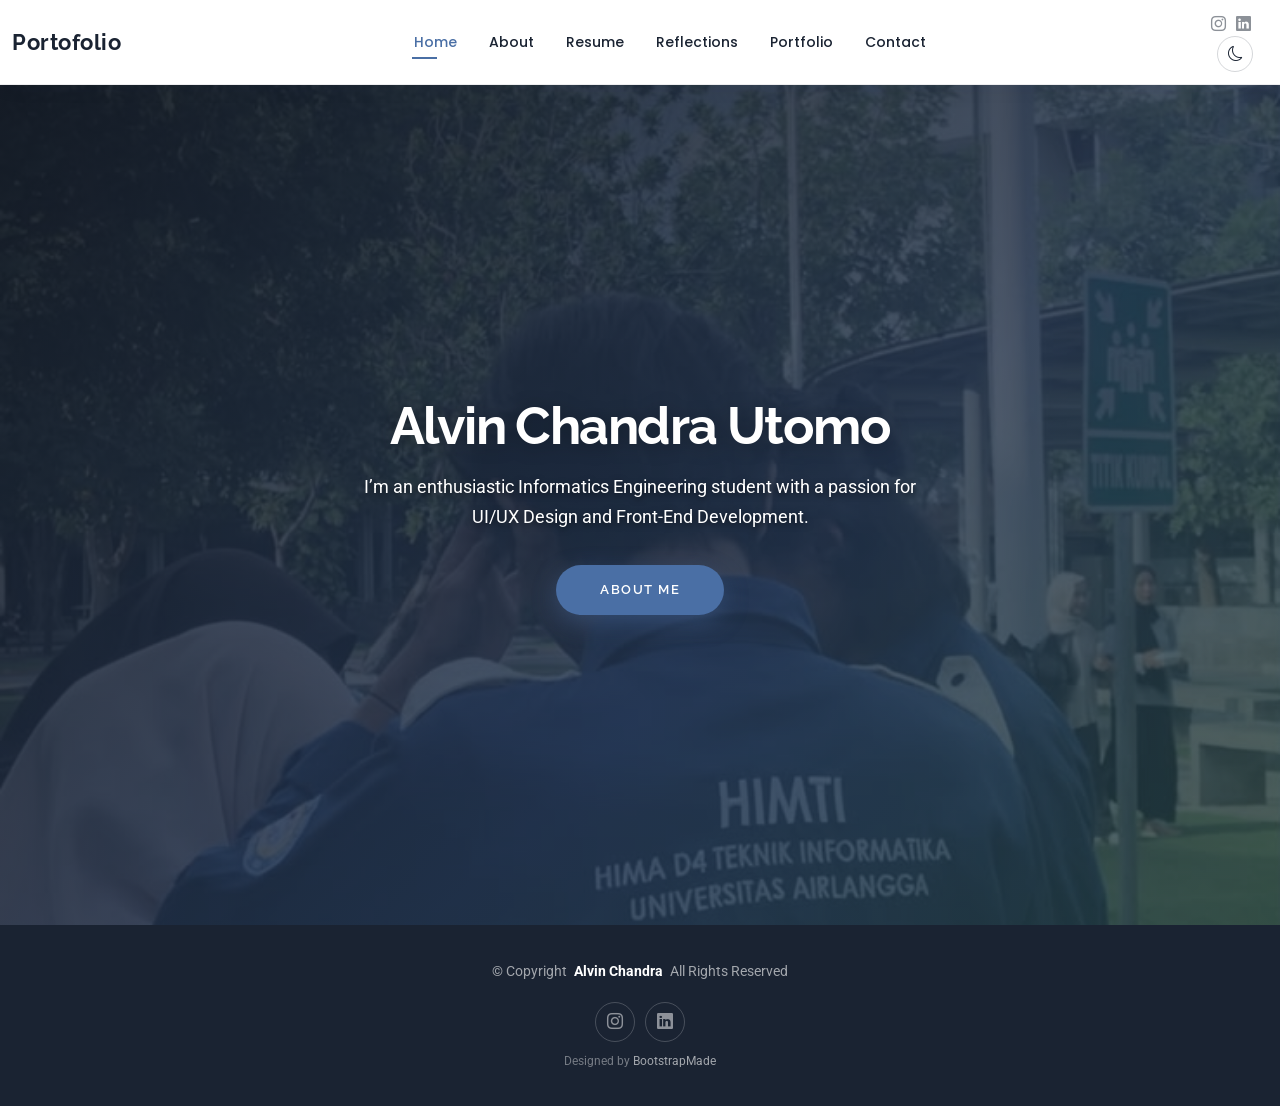
<file: index.html>
<!DOCTYPE html>
<html lang="en">

<head>
  <meta charset="utf-8">
  <meta content="width=device-width, initial-scale=1.0" name="viewport">
  <title>Alvin Chandra - Portfolio</title>
  <meta name="description" content="">
  <meta name="keywords" content="">

  <!-- Favicons -->
  <link href="assets/img/favicon.png" rel="icon">
  <link href="assets/img/apple-touch-icon.png" rel="apple-touch-icon">

  <!-- Fonts -->
  <link href="https://fonts.googleapis.com" rel="preconnect">
  <link href="https://fonts.gstatic.com" rel="preconnect" crossorigin>
  <link href="https://fonts.googleapis.com/css2?family=Roboto:ital,wght@0,100;0,300;0,400;0,500;0,700;0,900;1,100;1,300;1,400;1,500;1,700;1,900&family=Poppins:ital,wght@0,100;0,200;0,300;0,400;0,500;0,600;0,700;0,800;0,900;1,100;1,200;1,300;1,400;1,500;1,600;1,700;1,800;1,900&family=Raleway:ital,wght@0,100;0,200;0,300;0,400;0,500;0,600;0,700;0,800;0,900;1,100;1,200;1,300;1,400;1,500;1,600;1,700;1,800;1,900&display=swap" rel="stylesheet">

  <!-- Vendor CSS Files -->
  <link href="assets/vendor/bootstrap/css/bootstrap.min.css" rel="stylesheet">
  <link href="assets/vendor/bootstrap-icons/bootstrap-icons.css" rel="stylesheet">
  <link href="assets/vendor/aos/aos.css" rel="stylesheet">
  <link href="assets/vendor/swiper/swiper-bundle.min.css" rel="stylesheet">
  <link href="assets/vendor/glightbox/css/glightbox.min.css" rel="stylesheet">

  <!-- Main CSS File -->
    <link href="assets/css/main.css" rel="stylesheet">
  <!-- Custom Theme -->
  <link href="assets/css/custom.css" rel="stylesheet">
  <!-- Custom Theme -->
  <link href="assets/css/custom.css" rel="stylesheet">

  <!-- =======================================================
  * Template Name: Kelly
  * Template URL: https://bootstrapmade.com/kelly-free-bootstrap-cv-resume-html-template/
  * Updated: Aug 07 2024 with Bootstrap v5.3.3
  * Author: BootstrapMade.com
  * License: https://bootstrapmade.com/license/
  ======================================================== -->
</head>

<body class="index-page">

  <header id="header" class="header d-flex align-items-center light-background sticky-top">
    <div class="container-fluid position-relative d-flex align-items-center justify-content-between">

      <a href="index.html" class="logo d-flex align-items-center me-auto me-xl-0">
        <!-- Uncomment the line below if you also wish to use an image logo -->
        <!-- <img src="assets/img/logo.png" alt=""> -->
   <h1 class="sitename" style="color: #000;">Portofolio</h1>
      </a>

      <nav id="navmenu" class="navmenu">
        <ul>
          <li><a href="index.html" class="active">Home</a></li>
          <li><a href="about.html">About</a></li>
          <li><a href="resume.html">Resume</a></li>
          <li><a href="services.html">Reflections</a></li>
          <li><a href="portfolio.html">Portfolio</a></li>
          <li><a href="contact.html">Contact</a></li>
        </ul>
        <i class="mobile-nav-toggle d-xl-none bi bi-list"></i>
      </nav>

      <div class="header-social-links">
        <a href="https://www.instagram.com/" target="_blank" class="instagram"><i class="bi bi-instagram"></i></a>
        <a href="https://www.linkedin.com/in/alvin-chandra-1b1a80385/" target="_blank" class="linkedin"><i class="bi bi-linkedin"></i></a>
            <button id="theme-toggle" title="Toggle Dark/Light Mode"><i class="bi bi-moon"></i></button>

    </div>
  </header>

  <main class="main">

    <!-- Hero Section -->
    <section id="hero" class="hero section">

      <img src="assets/img/saya1.jpeg" alt="" data-aos="fade-in">

      <div class="container text-center" data-aos="zoom-out" data-aos-delay="100">
        <div class="row justify-content-center">
          <div class="col-lg-8">
            <h2>Alvin Chandra Utomo</h2>
            <p>I’m an enthusiastic Informatics Engineering student with a passion for UI/UX Design and Front-End Development.</p>
            <a href="about.html" class="btn-get-started">About Me</a>
          </div>
        </div>
      </div>

    </section><!-- /Hero Section -->

  </main>

  <footer id="footer" class="footer">

    <div class="container">
      <div class="copyright text-center ">
        <p>© <span>Copyright</span> <strong class="px-1 sitename">Alvin Chandra</strong> <span>All Rights Reserved<br></span></p>
      </div>
      <div class="social-links d-flex justify-content-center">
        <a href="https://www.instagram.com/" target="_blank"><i class="bi bi-instagram"></i></a>
        <a href="https://www.linkedin.com/in/alvin-chandra-1b1a80385/" target="_blank"><i class="bi bi-linkedin"></i></a>
      </div>
      <div class="credits">
        <!-- All the links in the footer should remain intact. -->
        <!-- You can delete the links only if you've purchased the pro version. -->
        <!-- Licensing information: https://bootstrapmade.com/license/ -->
        <!-- Purchase the pro version with working PHP/AJAX contact form: [buy-url] -->
                Designed by <a href="https://bootstrapmade.com/">BootstrapMade</a>
      </div>
    </div>

  </footer>

  <!-- Scroll Top -->
  <a href="#" id="scroll-top" class="scroll-top d-flex align-items-center justify-content-center"><i class="bi bi-arrow-up-short"></i></a>

  <!-- Preloader -->
  <div id="preloader"></div>

  <!-- Vendor JS Files -->
  <script src="assets/vendor/bootstrap/js/bootstrap.bundle.min.js"></script>
  <script src="assets/vendor/php-email-form/validate.js"></script>
  <script src="assets/vendor/aos/aos.js"></script>
  <script src="assets/vendor/waypoints/noframework.waypoints.js"></script>
  <script src="assets/vendor/purecounter/purecounter_vanilla.js"></script>
  <script src="assets/vendor/swiper/swiper-bundle.min.js"></script>
  <script src="assets/vendor/glightbox/js/glightbox.min.js"></script>
  <script src="assets/vendor/imagesloaded/imagesloaded.pkgd.min.js"></script>
  <script src="assets/vendor/isotope-layout/isotope.pkgd.min.js"></script>

  <!-- Theme Toggle -->
  <script src="assets/js/theme.js"></script>

    <!-- Main JS File -->
  <script src="assets/js/main.js"></script>

</body>

</html>
</file>
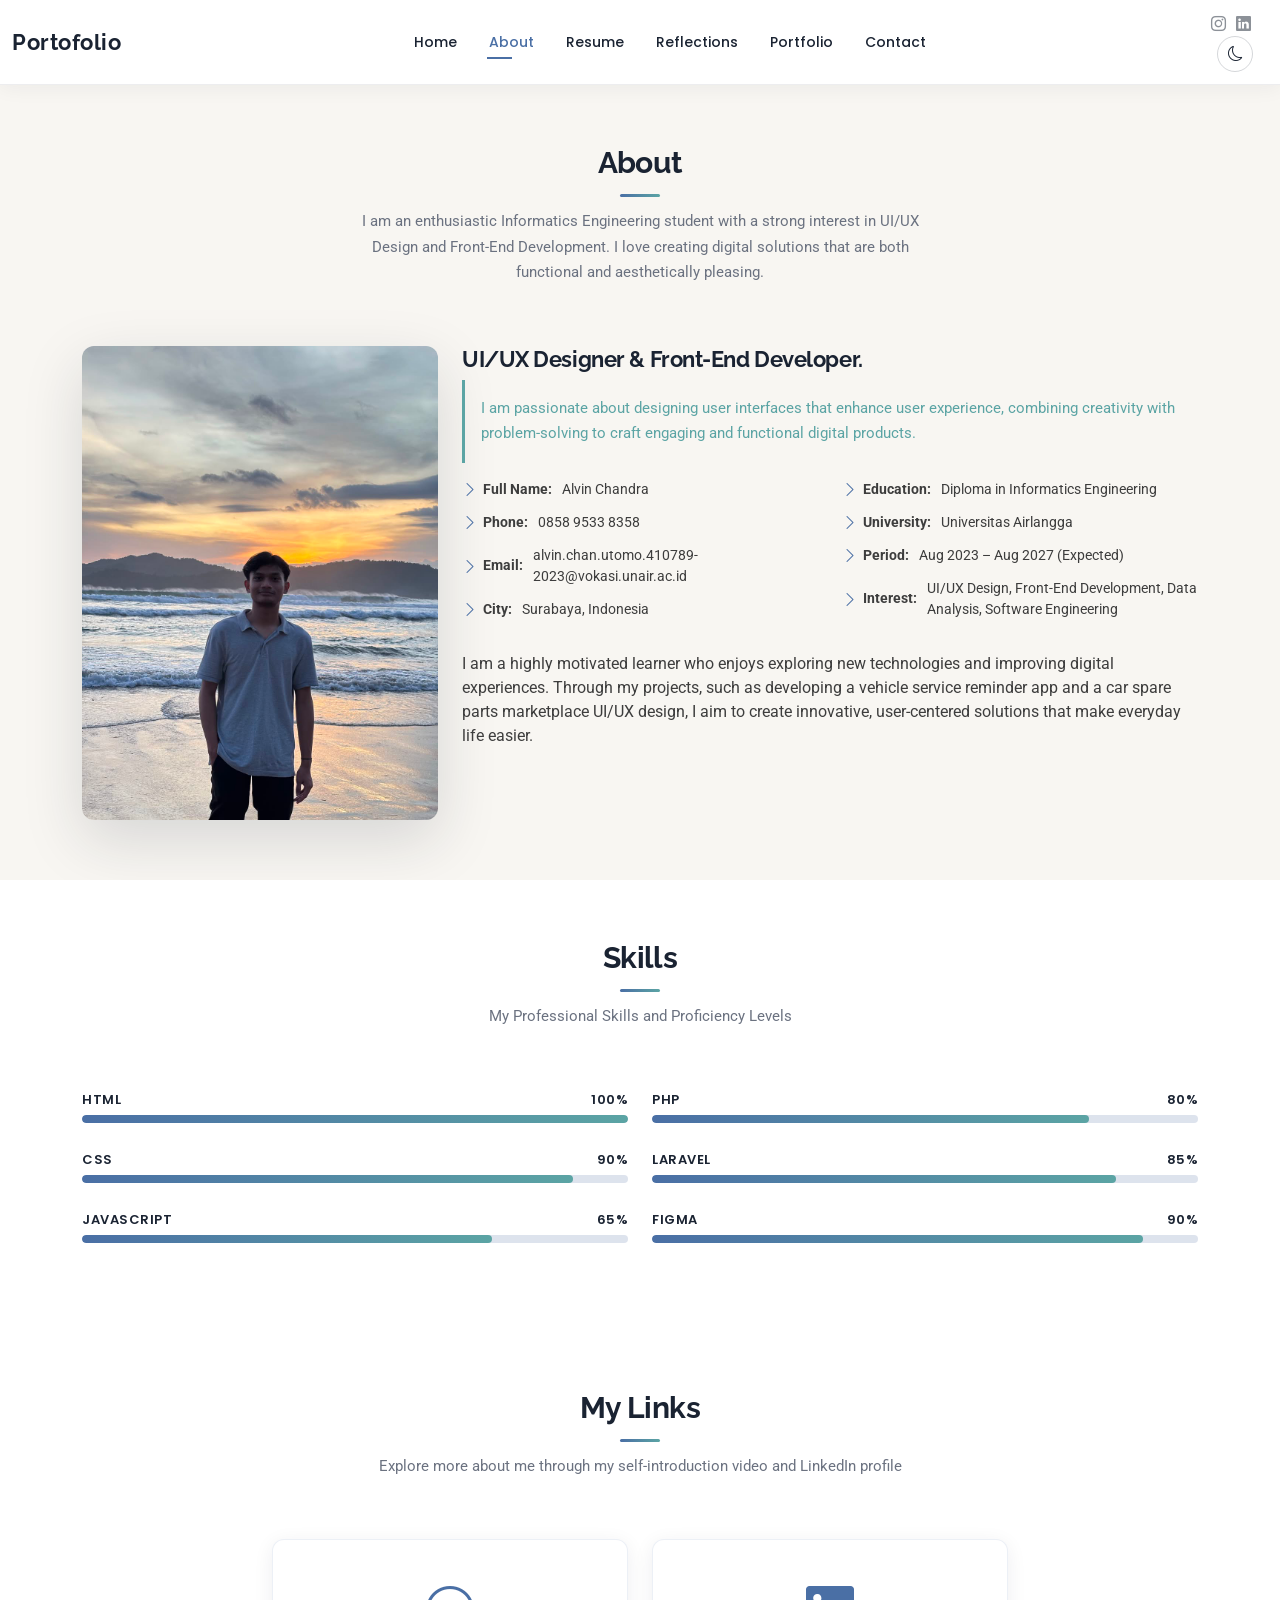
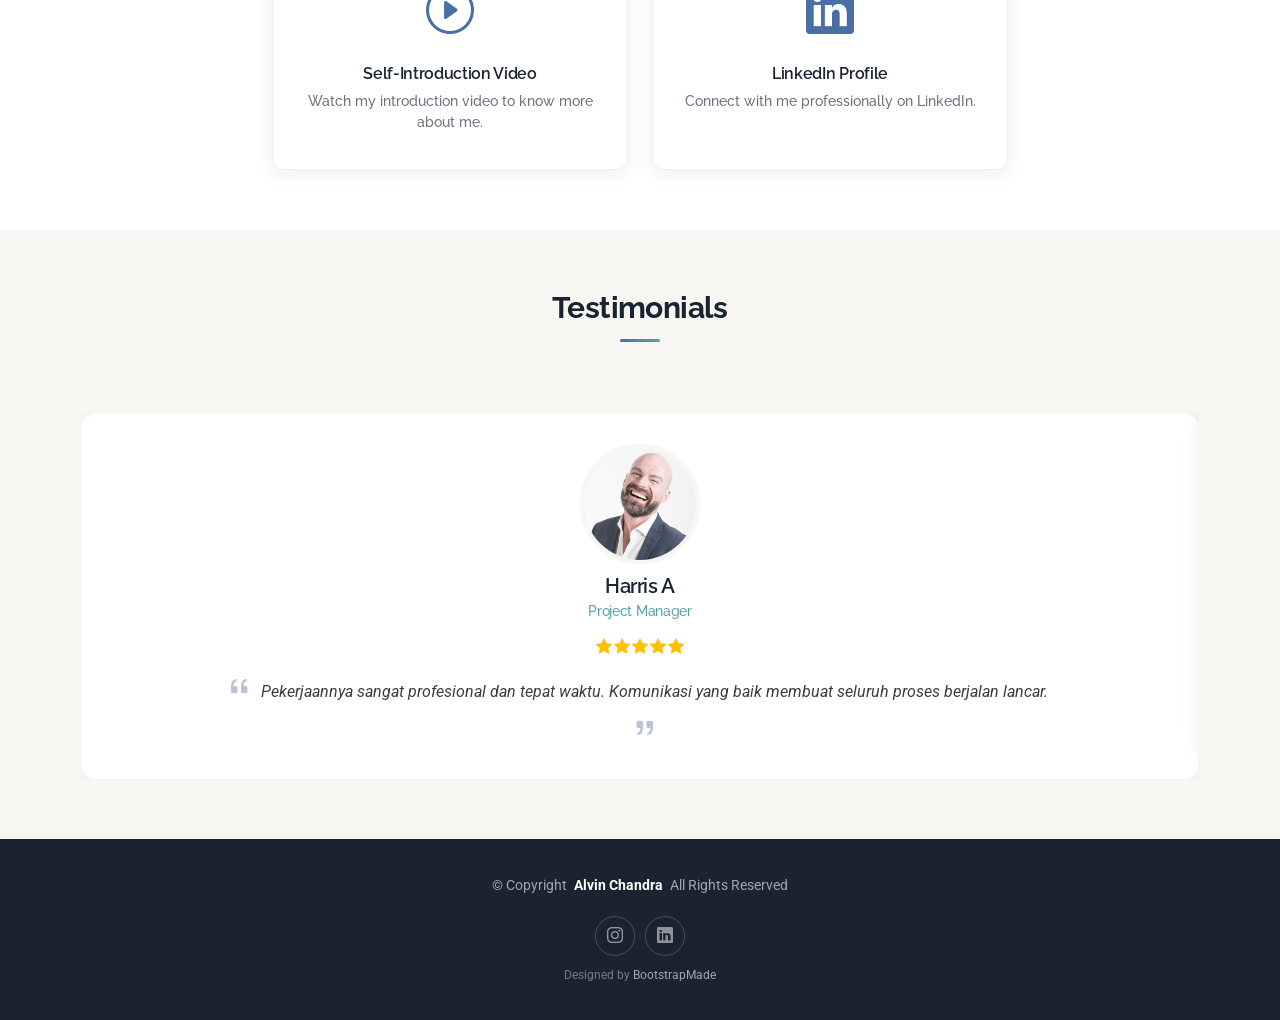
<file: about.html>
<!DOCTYPE html>
<html lang="en">

<head>
  <meta charset="utf-8">
  <meta content="width=device-width, initial-scale=1.0" name="viewport">
  <title>About - Alvin Chandra</title>
  <meta name="description" content="">
  <meta name="keywords" content="">

  <!-- Favicons -->
  <link href="assets/img/favicon.png" rel="icon">
  <link href="assets/img/apple-touch-icon.png" rel="apple-touch-icon">

  <!-- Fonts -->
  <link href="https://fonts.googleapis.com" rel="preconnect">
  <link href="https://fonts.gstatic.com" rel="preconnect" crossorigin>
  <link href="https://fonts.googleapis.com/css2?family=Roboto:ital,wght@0,100;0,300;0,400;0,500;0,700;0,900;1,100;1,300;1,400;1,500;1,700;1,900&family=Poppins:ital,wght@0,100;0,200;0,300;0,400;0,500;0,600;0,700;0,800;0,900;1,100;1,200;1,300;1,400;1,500;1,600;1,700;1,800;1,900&family=Raleway:ital,wght@0,100;0,200;0,300;0,400;0,500;0,600;0,700;0,800;0,900;1,100;1,200;1,300;1,400;1,500;1,600;1,700;1,800;1,900&display=swap" rel="stylesheet">

  <!-- Vendor CSS Files -->
  <link href="assets/vendor/bootstrap/css/bootstrap.min.css" rel="stylesheet">
  <link href="assets/vendor/bootstrap-icons/bootstrap-icons.css" rel="stylesheet">
  <link href="assets/vendor/aos/aos.css" rel="stylesheet">
  <link href="assets/vendor/swiper/swiper-bundle.min.css" rel="stylesheet">
  <link href="assets/vendor/glightbox/css/glightbox.min.css" rel="stylesheet">

  <!-- Main CSS File -->
    <link href="assets/css/main.css" rel="stylesheet">
  <!-- Custom Theme -->
  <link href="assets/css/custom.css" rel="stylesheet">

  <!-- =======================================================
  * Template Name: Kelly
  * Template URL: https://bootstrapmade.com/kelly-free-bootstrap-cv-resume-html-template/
  * Updated: Aug 07 2024 with Bootstrap v5.3.3
  * Author: BootstrapMade.com
  * License: https://bootstrapmade.com/license/
  ======================================================== -->
</head>

<body class="about-page">

  <header id="header" class="header d-flex align-items-center light-background sticky-top">
    <div class="container-fluid position-relative d-flex align-items-center justify-content-between">

      <a href="index.html" class="logo d-flex align-items-center me-auto me-xl-0">
        <!-- Uncomment the line below if you also wish to use an image logo -->
        <!-- <img src="assets/img/logo.png" alt=""> -->
        <h1 class="sitename">Portofolio</h1>
      </a>

      <nav id="navmenu" class="navmenu">
        <ul>
          <li><a href="index.html">Home</a></li>
          <li><a href="about.html" class="active">About</a></li>
          <li><a href="resume.html">Resume</a></li>
          <li><a href="services.html">Reflections</a></li>
          <li><a href="portfolio.html">Portfolio</a></li>
          <li><a href="contact.html">Contact</a></li>
        </ul>
        <i class="mobile-nav-toggle d-xl-none bi bi-list"></i>
      </nav>

      <div class="header-social-links">
        <a href="https://www.instagram.com/" target="_blank" class="instagram"><i class="bi bi-instagram"></i></a>
        <a href="https://www.linkedin.com/in/alvin-chandra-1b1a80385/" target="_blank" class="linkedin"><i class="bi bi-linkedin"></i></a>
            <button id="theme-toggle" title="Toggle Dark/Light Mode"><i class="bi bi-moon"></i></button>

    </div>
  </header>

  <main class="main">

    <!-- About Section -->
<section id="about" class="about section">

  <!-- Section Title -->
  <div class="container section-title" data-aos="fade-up">
    <h2>About</h2>
    <p>I am an enthusiastic Informatics Engineering student with a strong interest in UI/UX Design and Front-End Development. I love creating digital solutions that are both functional and aesthetically pleasing.</p>
  </div><!-- End Section Title -->

  <div class="container" data-aos="fade-up" data-aos-delay="100">

    <div class="row gy-4 justify-content-center">
      <div class="col-lg-4">
        <img src="assets/img/Saya2.jpeg" class="img-fluid rounded-4" alt="Profile image of Alvin Chandra">
      </div>

      <div class="col-lg-8 content">
        <h2>UI/UX Designer &amp; Front-End Developer.</h2>
        <p class="fst-italic py-3">
          I am passionate about designing user interfaces that enhance user experience, combining creativity with problem-solving to craft engaging and functional digital products.
        </p>

        <div class="row">
          <div class="col-lg-6">
            <ul>
              <li><i class="bi bi-chevron-right"></i> <strong>Full Name:</strong> <span>Alvin Chandra</span></li>
              <li><i class="bi bi-chevron-right"></i> <strong>Phone:</strong> <span>0858 9533 8358</span></li>
              <li><i class="bi bi-chevron-right"></i> <strong>Email:</strong> <span>alvin.chan.utomo.410789-2023@vokasi.unair.ac.id</span></li>
              <li><i class="bi bi-chevron-right"></i> <strong>City:</strong> <span>Surabaya, Indonesia</span></li>
            </ul>
          </div>

          <div class="col-lg-6">
            <ul>
              <li><i class="bi bi-chevron-right"></i> <strong>Education:</strong> <span>Diploma in Informatics Engineering</span></li>
              <li><i class="bi bi-chevron-right"></i> <strong>University:</strong> <span>Universitas Airlangga</span></li>
              <li><i class="bi bi-chevron-right"></i> <strong>Period:</strong> <span>Aug 2023 – Aug 2027 (Expected)</span></li>
              <li><i class="bi bi-chevron-right"></i> <strong>Interest:</strong> <span>UI/UX Design, Front-End Development, Data Analysis, Software Engineering</span></li>
            </ul>
          </div>
        </div>

        <p class="py-3">
          I am a highly motivated learner who enjoys exploring new technologies and improving digital experiences. Through my projects, such as developing a vehicle service reminder app and a car spare parts marketplace UI/UX design, I aim to create innovative, user-centered solutions that make everyday life easier.
        </p>
      </div>
    </div>

  </div>

</section>
<!-- /About Section -->


<!-- Tools & Technologies Section -->
<!-- Skills Section -->
<section id="skills" class="skills section light-background">

  <!-- Section Title -->
  <div class="container section-title" data-aos="fade-up">
    <h2>Skills</h2>
    <p>My Professional Skills and Proficiency Levels</p>
  </div><!-- End Section Title -->

  <div class="container" data-aos="fade-up" data-aos-delay="100">

    <div class="row skills-content skills-animation">

      <div class="col-lg-6">

        <div class="progress">
          <span class="skill"><span>HTML</span> <i class="val">100%</i></span>
          <div class="progress-bar-wrap">
            <div class="progress-bar" role="progressbar" aria-valuenow="100" aria-valuemin="0" aria-valuemax="100"></div>
          </div>
        </div><!-- End Skills Item -->

        <div class="progress">
          <span class="skill"><span>CSS</span> <i class="val">90%</i></span>
          <div class="progress-bar-wrap">
            <div class="progress-bar" role="progressbar" aria-valuenow="90" aria-valuemin="0" aria-valuemax="100"></div>
          </div>
        </div><!-- End Skills Item -->

        <div class="progress">
          <span class="skill"><span>JavaScript</span> <i class="val">65%</i></span>
          <div class="progress-bar-wrap">
            <div class="progress-bar" role="progressbar" aria-valuenow="75" aria-valuemin="0" aria-valuemax="100"></div>
          </div>
        </div><!-- End Skills Item -->

      </div>

      <div class="col-lg-6">

        <div class="progress">
          <span class="skill"><span>PHP</span> <i class="val">80%</i></span>
          <div class="progress-bar-wrap">
            <div class="progress-bar" role="progressbar" aria-valuenow="80" aria-valuemin="0" aria-valuemax="100"></div>
          </div>
        </div><!-- End Skills Item -->

        <div class="progress">
          <span class="skill"><span>Laravel</span> <i class="val">85%</i></span>
          <div class="progress-bar-wrap">
            <div class="progress-bar" role="progressbar" aria-valuenow="85" aria-valuemin="0" aria-valuemax="100"></div>
          </div>
        </div><!-- End Skills Item -->

        <div class="progress">
          <span class="skill"><span>Figma</span> <i class="val">90%</i></span>
          <div class="progress-bar-wrap">
            <div class="progress-bar" role="progressbar" aria-valuenow="90" aria-valuemin="0" aria-valuemax="100"></div>
          </div>
        </div><!-- End Skills Item -->

      </div>

    </div>

  </div>

</section><!-- /Skills Section -->




    <!-- Stats Section -->
   <!-- Stats Section (Custom - Links) -->
<section id="stats" class="stats section light-background">

  <!-- Section Title -->
  <div class="container section-title" data-aos="fade-up">
    <h2>My Links</h2>
    <p>Explore more about me through my self-introduction video and LinkedIn profile</p>
  </div><!-- End Section Title -->

  <div class="container" data-aos="fade-up" data-aos-delay="100">
    <div class="row gy-4 justify-content-center">

      <!-- Self Introduction Video -->
      <div class="col-lg-4 col-md-6">
        <div class="stats-item text-center w-100 h-100">
          <a href="https://drive.google.com/file/d/1eScHqsZ8nngxo7hD4_6atfiu-ciZTHs9/view?usp=sharing" target="_blank" class="link-box">
            <i class="bi bi-play-circle" style="font-size: 48px; color: var(--accent-color);"></i>
            <h4 class="mt-3">Self-Introduction Video</h4>
            <p>Watch my introduction video to know more about me.</p>
          </a>
        </div>
      </div><!-- End Video Link -->

      <!-- LinkedIn -->
      <div class="col-lg-4 col-md-6">
        <div class="stats-item text-center w-100 h-100">
          <a href="https://www.linkedin.com/in/alvin-chandra-1b1a80385/" target="_blank" class="link-box">
            <i class="bi bi-linkedin" style="font-size: 48px; color: var(--accent-color);"></i>
            <h4 class="mt-3">LinkedIn Profile</h4>
            <p>Connect with me professionally on LinkedIn.</p>
          </a>
        </div>
      </div><!-- End LinkedIn Link -->

    </div>
  </div>

</section><!-- /Stats Section -->
<!-- /Stats Section -->

    <!-- Testimonials Section -->
    <section id="testimonials" class="testimonials section">

      <!-- Section Title -->
      <div class="container section-title" data-aos="fade-up">
        <h2>Testimonials</h2>
        <p></p>
      </div><!-- End Section Title -->

      <div class="container" data-aos="fade-up" data-aos-delay="100">

        <div class="swiper init-swiper">
          <script type="application/json" class="swiper-config">
            {
              "loop": true,
              "speed": 600,
              "autoplay": {
                "delay": 5000
              },
              "slidesPerView": "auto",
              "pagination": {
                "el": ".swiper-pagination",
                "type": "bullets",
                "clickable": true
              }
            }
          </script>
          <div class="swiper-wrapper">

  <div class="swiper-slide">
    <div class="testimonial-item">
      <img src="assets/img/testimonials/testimonials-1.jpg" class="testimonial-img" alt="">
      <h3>Harris A</h3>
      <h4>Project Manager</h4>
      <div class="stars">
        <i class="bi bi-star-fill"></i><i class="bi bi-star-fill"></i><i class="bi bi-star-fill"></i><i class="bi bi-star-fill"></i><i class="bi bi-star-fill"></i>
      </div>
      <p>
        <i class="bi bi-quote quote-icon-left"></i>
        <span>Pekerjaannya sangat profesional dan tepat waktu. Komunikasi yang baik membuat seluruh proses berjalan lancar.</span>
        <i class="bi bi-quote quote-icon-right"></i>
      </p>
    </div>
  </div><!-- End testimonial item -->

  <div class="swiper-slide">
    <div class="testimonial-item">
      <img src="assets/img/testimonials/testimonials-2.jpg" class="testimonial-img" alt="">
      <h3>Agus K</h3>
      <h4>Entrepreneur</h4>
      <div class="stars">
        <i class="bi bi-star-fill"></i><i class="bi bi-star-fill"></i><i class="bi bi-star-fill"></i><i class="bi bi-star-fill"></i><i class="bi bi-star"></i>
      </div>
      <p>
        <i class="bi bi-quote quote-icon-left"></i>
        <span>Pelayanan cepat dan hasil desainnya menarik. Sangat direkomendasikan untuk proyek digital berikutnya!</span>
        <i class="bi bi-quote quote-icon-right"></i>
      </p>
    </div>
  </div><!-- End testimonial item -->

  <div class="swiper-slide">
    <div class="testimonial-item">
      <img src="assets/img/testimonials/testimonials-3.jpg" class="testimonial-img" alt="">
      <h3>Jonoe</h3>
      <h4>Business Owner</h4>
      <div class="stars">
        <i class="bi bi-star-fill"></i><i class="bi bi-star-fill"></i><i class="bi bi-star-fill"></i><i class="bi bi-star-fill"></i><i class="bi bi-star-fill"></i>
      </div>
      <p>
        <i class="bi bi-quote quote-icon-left"></i>
        <span>Hasil kerja sesuai dengan kebutuhan kami. Tampilan website jadi lebih modern dan mudah digunakan pelanggan.</span>
        <i class="bi bi-quote quote-icon-right"></i>
      </p>
    </div>
  </div><!-- End testimonial item -->

  <div class="swiper-slide">
    <div class="testimonial-item">
      <img src="assets/img/testimonials/testimonials-4.jpg" class="testimonial-img" alt="">
      <h3>Mistoyo</h3>
      <h4>Freelancer</h4>
      <div class="stars">
        <i class="bi bi-star-fill"></i><i class="bi bi-star-fill"></i><i class="bi bi-star-fill"></i><i class="bi bi-star-fill"></i><i class="bi bi-star"></i>
      </div>
      <p>
        <i class="bi bi-quote quote-icon-left"></i>
        <span>Bekerja sama dengan tim ini sangat menyenangkan. Mereka responsif dan terbuka terhadap ide-ide baru.</span>
        <i class="bi bi-quote quote-icon-right"></i>
      </p>
    </div>
  </div><!-- End testimonial item -->

  <div class="swiper-slide">
    <div class="testimonial-item">
      <img src="assets/img/testimonials/testimonials-5.jpg" class="testimonial-img" alt="">
      <h3>Asep S</h3>
      <h4>Marketing Executive</h4>
      <div class="stars">
        <i class="bi bi-star-fill"></i><i class="bi bi-star-fill"></i><i class="bi bi-star-fill"></i><i class="bi bi-star-fill"></i><i class="bi bi-star-fill"></i>
      </div>
      <p>
        <i class="bi bi-quote quote-icon-left"></i>
        <span>Desainnya elegan dan user-friendly. Semua feedback kami ditangani dengan cepat dan hasilnya memuaskan.</span>
        <i class="bi bi-quote quote-icon-right"></i>
      </p>
    </div>
  </div><!-- End testimonial item -->

</div>


    </section><!-- /Testimonials Section -->

  </main>

  <footer id="footer" class="footer">

    <div class="container">
      <div class="copyright text-center ">
        <p>© <span>Copyright</span> <strong class="px-1 sitename">Alvin Chandra</strong> <span>All Rights Reserved<br></span></p>
      </div>
      <div class="social-links d-flex justify-content-center">
        <a href="https://www.instagram.com/" target="_blank"><i class="bi bi-instagram"></i></a>
        <a href="https://www.linkedin.com/in/alvin-chandra-1b1a80385/" target="_blank"><i class="bi bi-linkedin"></i></a>
      </div>
      <div class="credits">
        <!-- All the links in the footer should remain intact. -->
        <!-- You can delete the links only if you've purchased the pro version. -->
        <!-- Licensing information: https://bootstrapmade.com/license/ -->
        <!-- Purchase the pro version with working PHP/AJAX contact form: [buy-url] -->
                Designed by <a href="https://bootstrapmade.com/">BootstrapMade</a>
      </div>
    </div>

  </footer>

  <!-- Scroll Top -->
  <a href="#" id="scroll-top" class="scroll-top d-flex align-items-center justify-content-center"><i class="bi bi-arrow-up-short"></i></a>

  <!-- Preloader -->
  <div id="preloader"></div>

  <!-- Vendor JS Files -->
  <script src="assets/vendor/bootstrap/js/bootstrap.bundle.min.js"></script>
  <script src="assets/vendor/php-email-form/validate.js"></script>
  <script src="assets/vendor/aos/aos.js"></script>
  <script src="assets/vendor/waypoints/noframework.waypoints.js"></script>
  <script src="assets/vendor/purecounter/purecounter_vanilla.js"></script>
  <script src="assets/vendor/swiper/swiper-bundle.min.js"></script>
  <script src="assets/vendor/glightbox/js/glightbox.min.js"></script>
  <script src="assets/vendor/imagesloaded/imagesloaded.pkgd.min.js"></script>
  <script src="assets/vendor/isotope-layout/isotope.pkgd.min.js"></script>

  <!-- Theme Toggle -->
  <script src="assets/js/theme.js"></script>

    <!-- Main JS File -->
  <script src="assets/js/main.js"></script>

</body>

</html>
</file>
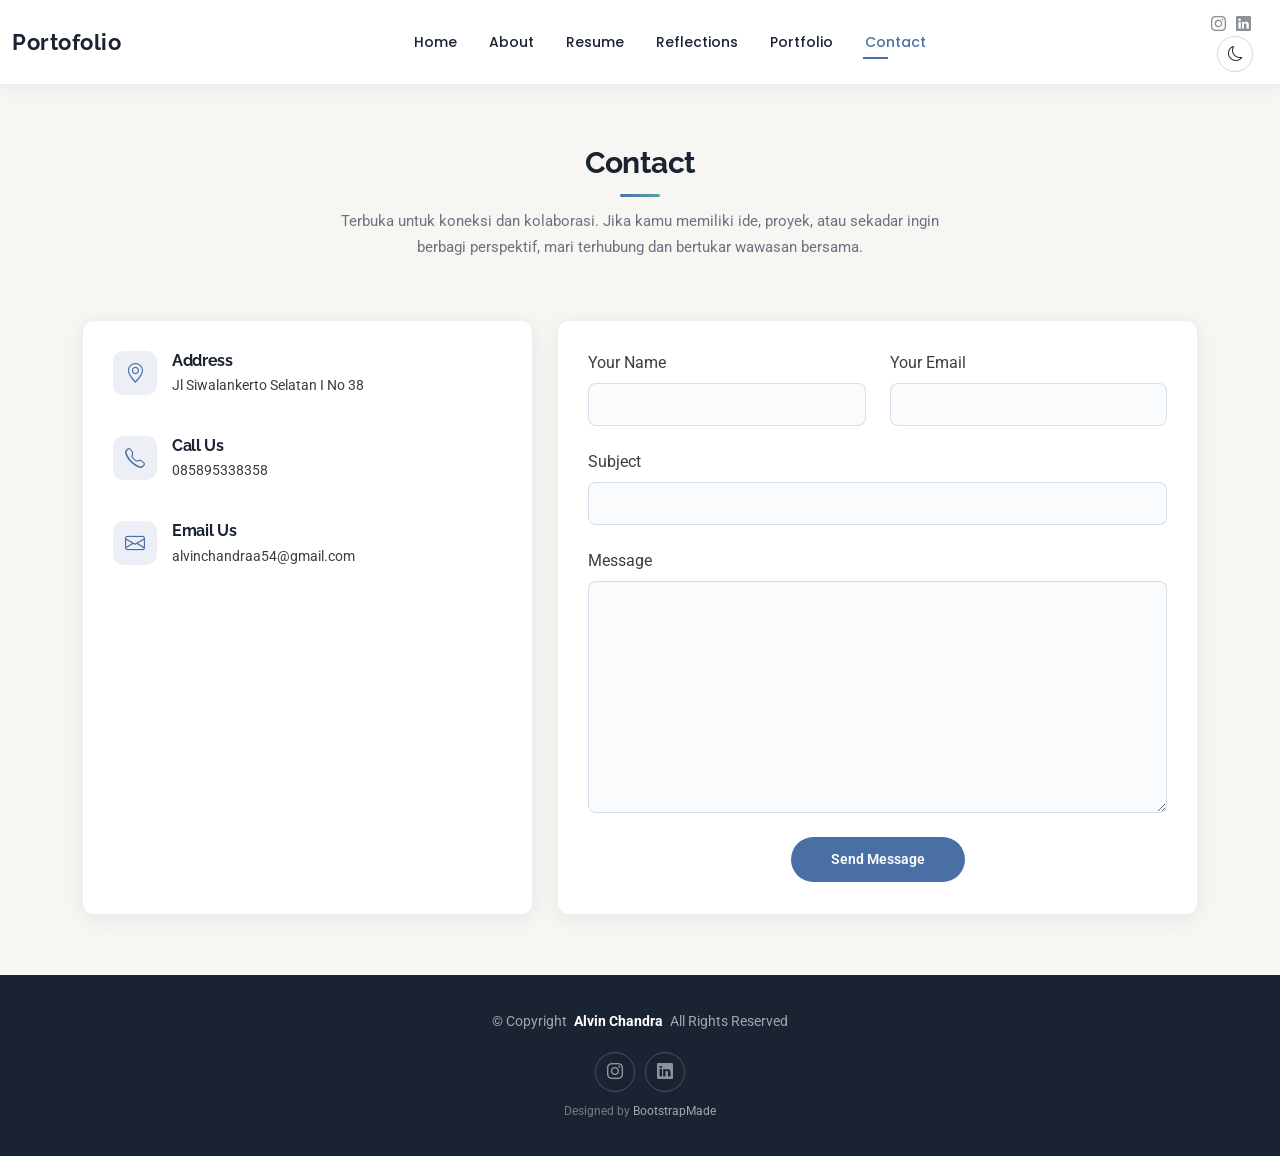
<file: contact.html>
<!DOCTYPE html>
<html lang="en">

<head>
  <meta charset="utf-8">
  <meta content="width=device-width, initial-scale=1.0" name="viewport">
  <title>Contact - Alvin Chandra</title>
  <meta name="description" content="">
  <meta name="keywords" content="">

  <!-- Favicons -->
  <link href="assets/img/favicon.png" rel="icon">
  <link href="assets/img/apple-touch-icon.png" rel="apple-touch-icon">

  <!-- Fonts -->
  <link href="https://fonts.googleapis.com" rel="preconnect">
  <link href="https://fonts.gstatic.com" rel="preconnect" crossorigin>
  <link href="https://fonts.googleapis.com/css2?family=Roboto:ital,wght@0,100;0,300;0,400;0,500;0,700;0,900;1,100;1,300;1,400;1,500;1,700;1,900&family=Poppins:ital,wght@0,100;0,200;0,300;0,400;0,500;0,600;0,700;0,800;0,900;1,100;1,200;1,300;1,400;1,500;1,600;1,700;1,800;1,900&family=Raleway:ital,wght@0,100;0,200;0,300;0,400;0,500;0,600;0,700;0,800;0,900;1,100;1,200;1,300;1,400;1,500;1,600;1,700;1,800;1,900&display=swap" rel="stylesheet">

  <!-- Vendor CSS Files -->
  <link href="assets/vendor/bootstrap/css/bootstrap.min.css" rel="stylesheet">
  <link href="assets/vendor/bootstrap-icons/bootstrap-icons.css" rel="stylesheet">
  <link href="assets/vendor/aos/aos.css" rel="stylesheet">
  <link href="assets/vendor/swiper/swiper-bundle.min.css" rel="stylesheet">
  <link href="assets/vendor/glightbox/css/glightbox.min.css" rel="stylesheet">

  <!-- Main CSS File -->
    <link href="assets/css/main.css" rel="stylesheet">
  <!-- Custom Theme -->
  <link href="assets/css/custom.css" rel="stylesheet">

  <!-- =======================================================
  * Template Name: Kelly
  * Template URL: https://bootstrapmade.com/kelly-free-bootstrap-cv-resume-html-template/
  * Updated: Aug 07 2024 with Bootstrap v5.3.3
  * Author: BootstrapMade.com
  * License: https://bootstrapmade.com/license/
  ======================================================== -->
</head>

<body class="contact-page">

  <header id="header" class="header d-flex align-items-center light-background sticky-top">
    <div class="container-fluid position-relative d-flex align-items-center justify-content-between">

      <a href="index.html" class="logo d-flex align-items-center me-auto me-xl-0">
        <!-- Uncomment the line below if you also wish to use an image logo -->
        <!-- <img src="assets/img/logo.png" alt=""> -->
        <h1 class="sitename">Portofolio</h1>
      </a>

      <nav id="navmenu" class="navmenu">
        <ul>
          <li><a href="index.html">Home</a></li>
          <li><a href="about.html">About</a></li>
          <li><a href="resume.html">Resume</a></li>
          <li><a href="services.html">Reflections</a></li>
          <li><a href="portfolio.html">Portfolio</a></li>
          <li><a href="contact.html" class="active">Contact</a></li>
        </ul>
        <i class="mobile-nav-toggle d-xl-none bi bi-list"></i>
      </nav>

      <div class="header-social-links">
        <a href="https://www.instagram.com/" target="_blank" class="instagram"><i class="bi bi-instagram"></i></a>
        <a href="https://www.linkedin.com/in/alvin-chandra-1b1a80385/" target="_blank" class="linkedin"><i class="bi bi-linkedin"></i></a>
            <button id="theme-toggle" title="Toggle Dark/Light Mode"><i class="bi bi-moon"></i></button>

    </div>
  </header>

  <main class="main">

    <!-- Contact Section -->
    <section id="contact" class="contact section">

      <!-- Section Title -->
      <div class="container section-title" data-aos="fade-up">
        <h2>Contact</h2>
        <p>Terbuka untuk koneksi dan kolaborasi. Jika kamu memiliki ide, proyek, atau sekadar ingin berbagi perspektif, mari terhubung dan bertukar wawasan bersama.</p>
      </div><!-- End Section Title -->

      <div class="container" data-aos="fade-up" data-aos-delay="100">

        <div class="row gy-4">

          <div class="col-lg-5">

            <div class="info-wrap">
              <div class="info-item d-flex" data-aos="fade-up" data-aos-delay="200">
                <i class="bi bi-geo-alt flex-shrink-0"></i>
                <div>
                  <h3>Address</h3>
                  <p>Jl Siwalankerto Selatan I No 38</p>
                </div>
              </div><!-- End Info Item -->

              <div class="info-item d-flex" data-aos="fade-up" data-aos-delay="300">
                <i class="bi bi-telephone flex-shrink-0"></i>
                <div>
                  <h3>Call Us</h3>
                  <p>085895338358</p>
                </div>
              </div><!-- End Info Item -->

              <div class="info-item d-flex" data-aos="fade-up" data-aos-delay="400">
                <i class="bi bi-envelope flex-shrink-0"></i>
                <div>
                  <h3>Email Us</h3>
                  <p>alvinchandraa54@gmail.com</p>
                </div>
              </div><!-- End Info Item -->

              <iframe src="https://www.google.com/maps/embed?pb=!1m18!1m12!1m3!1d3957.8!2d112.7376!3d-7.3291!2m3!1f0!2f0!3f0!3m2!1i1024!2i768!4f13.1!3m3!1m2!1s0x2dd7fbf8381ac47f%3A0x2b99f1d0b5b0b0b0!2sJl.%20Siwalankerto%20Sel.%20I%2C%20Surabaya!5e0!3m2!1sid!2sid!4v1700000000000!5m2!1sid!2sid" frameborder="0" style="border:0; width: 100%; height: 270px;" allowfullscreen="" loading="lazy" referrerpolicy="no-referrer-when-downgrade"></iframe>
            </div>
          </div>

          <div class="col-lg-7">
            <form action="forms/contact.php" method="post" class="php-email-form" data-aos="fade-up" data-aos-delay="200">
              <div class="row gy-4">

                <div class="col-md-6">
                  <label for="name-field" class="pb-2">Your Name</label>
                  <input type="text" name="name" id="name-field" class="form-control" required="">
                </div>

                <div class="col-md-6">
                  <label for="email-field" class="pb-2">Your Email</label>
                  <input type="email" class="form-control" name="email" id="email-field" required="">
                </div>

                <div class="col-md-12">
                  <label for="subject-field" class="pb-2">Subject</label>
                  <input type="text" class="form-control" name="subject" id="subject-field" required="">
                </div>

                <div class="col-md-12">
                  <label for="message-field" class="pb-2">Message</label>
                  <textarea class="form-control" name="message" rows="10" id="message-field" required=""></textarea>
                </div>

                <div class="col-md-12 text-center">
                  <div class="loading">Loading</div>
                  <div class="error-message"></div>
                  <div class="sent-message">Your message has been sent. Thank you!</div>

                  <button type="submit">Send Message</button>
                </div>

              </div>
            </form>
          </div><!-- End Contact Form -->

        </div>

      </div>

    </section><!-- /Contact Section -->

  </main>

  <footer id="footer" class="footer">

    <div class="container">
      <div class="copyright text-center ">
        <p>© <span>Copyright</span> <strong class="px-1 sitename">Alvin Chandra</strong> <span>All Rights Reserved<br></span></p>
      </div>
      <div class="social-links d-flex justify-content-center">
        <a href="https://www.instagram.com/" target="_blank"><i class="bi bi-instagram"></i></a>
        <a href="https://www.linkedin.com/in/alvin-chandra-1b1a80385/" target="_blank"><i class="bi bi-linkedin"></i></a>
      </div>
      <div class="credits">
        <!-- All the links in the footer should remain intact. -->
        <!-- You can delete the links only if you've purchased the pro version. -->
        <!-- Licensing information: https://bootstrapmade.com/license/ -->
        <!-- Purchase the pro version with working PHP/AJAX contact form: [buy-url] -->
                Designed by <a href="https://bootstrapmade.com/">BootstrapMade</a>
      </div>
    </div>

  </footer>

  <!-- Scroll Top -->
  <a href="#" id="scroll-top" class="scroll-top d-flex align-items-center justify-content-center"><i class="bi bi-arrow-up-short"></i></a>

  <!-- Preloader -->
  <div id="preloader"></div>

  <!-- Vendor JS Files -->
  <script src="assets/vendor/bootstrap/js/bootstrap.bundle.min.js"></script>
  <script src="assets/vendor/php-email-form/validate.js"></script>
  <script src="assets/vendor/aos/aos.js"></script>
  <script src="assets/vendor/waypoints/noframework.waypoints.js"></script>
  <script src="assets/vendor/purecounter/purecounter_vanilla.js"></script>
  <script src="assets/vendor/swiper/swiper-bundle.min.js"></script>
  <script src="assets/vendor/glightbox/js/glightbox.min.js"></script>
  <script src="assets/vendor/imagesloaded/imagesloaded.pkgd.min.js"></script>
  <script src="assets/vendor/isotope-layout/isotope.pkgd.min.js"></script>

  <!-- Theme Toggle -->
  <script src="assets/js/theme.js"></script>

    <!-- Main JS File -->
  <script src="assets/js/main.js"></script>

</body>

</html>
</file>
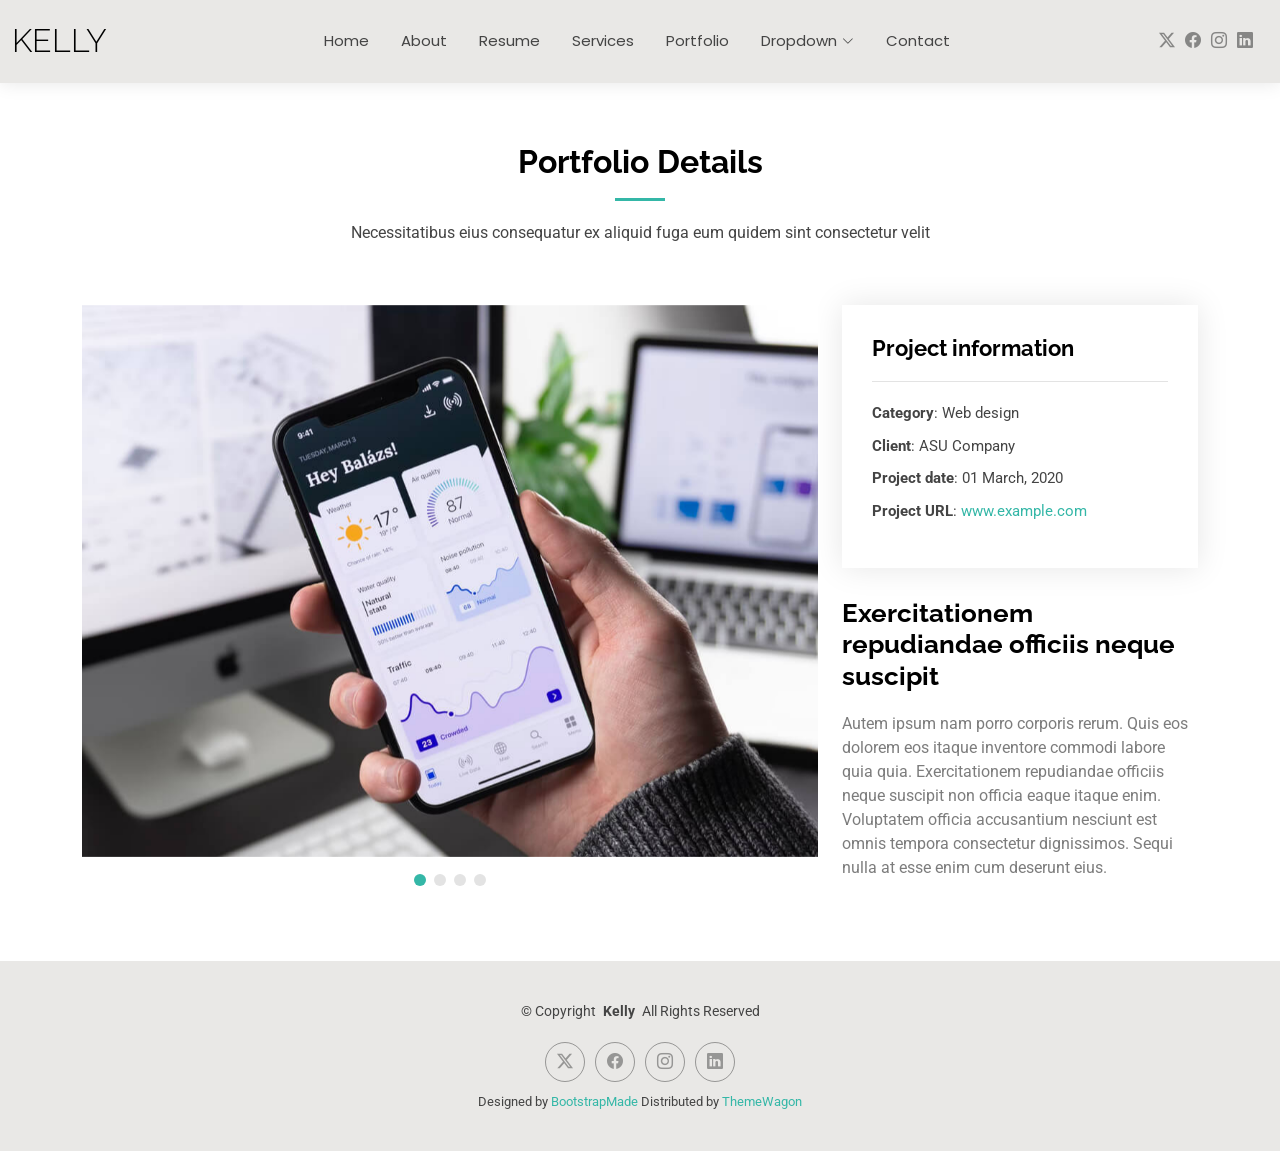
<file: portfolio-details.html>
<!DOCTYPE html>
<html lang="en">

<head>
  <meta charset="utf-8">
  <meta content="width=device-width, initial-scale=1.0" name="viewport">
  <title>Portfolio Details - Kelly Bootstrap Template</title>
  <meta name="description" content="">
  <meta name="keywords" content="">

  <!-- Favicons -->
  <link href="assets/img/favicon.png" rel="icon">
  <link href="assets/img/apple-touch-icon.png" rel="apple-touch-icon">

  <!-- Fonts -->
  <link href="https://fonts.googleapis.com" rel="preconnect">
  <link href="https://fonts.gstatic.com" rel="preconnect" crossorigin>
  <link href="https://fonts.googleapis.com/css2?family=Roboto:ital,wght@0,100;0,300;0,400;0,500;0,700;0,900;1,100;1,300;1,400;1,500;1,700;1,900&family=Poppins:ital,wght@0,100;0,200;0,300;0,400;0,500;0,600;0,700;0,800;0,900;1,100;1,200;1,300;1,400;1,500;1,600;1,700;1,800;1,900&family=Raleway:ital,wght@0,100;0,200;0,300;0,400;0,500;0,600;0,700;0,800;0,900;1,100;1,200;1,300;1,400;1,500;1,600;1,700;1,800;1,900&display=swap" rel="stylesheet">

  <!-- Vendor CSS Files -->
  <link href="assets/vendor/bootstrap/css/bootstrap.min.css" rel="stylesheet">
  <link href="assets/vendor/bootstrap-icons/bootstrap-icons.css" rel="stylesheet">
  <link href="assets/vendor/aos/aos.css" rel="stylesheet">
  <link href="assets/vendor/swiper/swiper-bundle.min.css" rel="stylesheet">
  <link href="assets/vendor/glightbox/css/glightbox.min.css" rel="stylesheet">

  <!-- Main CSS File -->
  <link href="assets/css/main.css" rel="stylesheet">

  <!-- =======================================================
  * Template Name: Kelly
  * Template URL: https://bootstrapmade.com/kelly-free-bootstrap-cv-resume-html-template/
  * Updated: Aug 07 2024 with Bootstrap v5.3.3
  * Author: BootstrapMade.com
  * License: https://bootstrapmade.com/license/
  ======================================================== -->
</head>

<body class="portfolio-details-page">

  <header id="header" class="header d-flex align-items-center light-background sticky-top">
    <div class="container-fluid position-relative d-flex align-items-center justify-content-between">

      <a href="index.html" class="logo d-flex align-items-center me-auto me-xl-0">
        <!-- Uncomment the line below if you also wish to use an image logo -->
        <!-- <img src="assets/img/logo.png" alt=""> -->
        <h1 class="sitename">Kelly</h1>
      </a>

      <nav id="navmenu" class="navmenu">
        <ul>
          <li><a href="index.html">Home</a></li>
          <li><a href="about.html">About</a></li>
          <li><a href="resume.html">Resume</a></li>
          <li><a href="services.html">Services</a></li>
          <li><a href="portfolio.html">Portfolio</a></li>
          <li class="dropdown"><a href="#"><span>Dropdown</span> <i class="bi bi-chevron-down toggle-dropdown"></i></a>
            <ul>
              <li><a href="#">Dropdown 1</a></li>
              <li class="dropdown"><a href="#"><span>Deep Dropdown</span> <i class="bi bi-chevron-down toggle-dropdown"></i></a>
                <ul>
                  <li><a href="#">Deep Dropdown 1</a></li>
                  <li><a href="#">Deep Dropdown 2</a></li>
                  <li><a href="#">Deep Dropdown 3</a></li>
                  <li><a href="#">Deep Dropdown 4</a></li>
                  <li><a href="#">Deep Dropdown 5</a></li>
                </ul>
              </li>
              <li><a href="#">Dropdown 2</a></li>
              <li><a href="#">Dropdown 3</a></li>
              <li><a href="#">Dropdown 4</a></li>
            </ul>
          </li>
          <li><a href="contact.html">Contact</a></li>
        </ul>
        <i class="mobile-nav-toggle d-xl-none bi bi-list"></i>
      </nav>

      <div class="header-social-links">
        <a href="#" class="twitter"><i class="bi bi-twitter-x"></i></a>
        <a href="#" class="facebook"><i class="bi bi-facebook"></i></a>
        <a href="#" class="instagram"><i class="bi bi-instagram"></i></a>
        <a href="#" class="linkedin"><i class="bi bi-linkedin"></i></a>
      </div>

    </div>
  </header>

  <main class="main">

    <!-- Portfolio Details Section -->
    <section id="portfolio-details" class="portfolio-details section">

      <!-- Section Title -->
      <div class="container section-title" data-aos="fade-up">
        <h2>Portfolio Details</h2>
        <p>Necessitatibus eius consequatur ex aliquid fuga eum quidem sint consectetur velit</p>
      </div><!-- End Section Title -->

      <div class="container" data-aos="fade-up" data-aos-delay="100">

        <div class="row gy-4">

          <div class="col-lg-8">
            <div class="portfolio-details-slider swiper init-swiper">

              <script type="application/json" class="swiper-config">
                {
                  "loop": true,
                  "speed": 600,
                  "autoplay": {
                    "delay": 5000
                  },
                  "slidesPerView": "auto",
                  "pagination": {
                    "el": ".swiper-pagination",
                    "type": "bullets",
                    "clickable": true
                  }
                }
              </script>

              <div class="swiper-wrapper align-items-center">

                <div class="swiper-slide">
                  <img src="assets/img/portfolio/app-1.jpg" alt="">
                </div>

                <div class="swiper-slide">
                  <img src="assets/img/portfolio/product-1.jpg" alt="">
                </div>

                <div class="swiper-slide">
                  <img src="assets/img/portfolio/branding-1.jpg" alt="">
                </div>

                <div class="swiper-slide">
                  <img src="assets/img/portfolio/books-1.jpg" alt="">
                </div>

              </div>
              <div class="swiper-pagination"></div>
            </div>
          </div>

          <div class="col-lg-4">
            <div class="portfolio-info" data-aos="fade-up" data-aos-delay="200">
              <h3>Project information</h3>
              <ul>
                <li><strong>Category</strong>: Web design</li>
                <li><strong>Client</strong>: ASU Company</li>
                <li><strong>Project date</strong>: 01 March, 2020</li>
                <li><strong>Project URL</strong>: <a href="#">www.example.com</a></li>
              </ul>
            </div>
            <div class="portfolio-description" data-aos="fade-up" data-aos-delay="300">
              <h2>Exercitationem repudiandae officiis neque suscipit</h2>
              <p>
                Autem ipsum nam porro corporis rerum. Quis eos dolorem eos itaque inventore commodi labore quia quia. Exercitationem repudiandae officiis neque suscipit non officia eaque itaque enim. Voluptatem officia accusantium nesciunt est omnis tempora consectetur dignissimos. Sequi nulla at esse enim cum deserunt eius.
              </p>
            </div>
          </div>

        </div>

      </div>

    </section><!-- /Portfolio Details Section -->

  </main>

  <footer id="footer" class="footer light-background">

    <div class="container">
      <div class="copyright text-center ">
        <p>© <span>Copyright</span> <strong class="px-1 sitename">Kelly</strong> <span>All Rights Reserved<br></span></p>
      </div>
      <div class="social-links d-flex justify-content-center">
        <a href=""><i class="bi bi-twitter-x"></i></a>
        <a href=""><i class="bi bi-facebook"></i></a>
        <a href=""><i class="bi bi-instagram"></i></a>
        <a href=""><i class="bi bi-linkedin"></i></a>
      </div>
      <div class="credits">
        <!-- All the links in the footer should remain intact. -->
        <!-- You can delete the links only if you've purchased the pro version. -->
        <!-- Licensing information: https://bootstrapmade.com/license/ -->
        <!-- Purchase the pro version with working PHP/AJAX contact form: [buy-url] -->
        Designed by <a href="https://bootstrapmade.com/">BootstrapMade</a> Distributed by <a href=“https://themewagon.com>ThemeWagon
      </div>
    </div>

  </footer>

  <!-- Scroll Top -->
  <a href="#" id="scroll-top" class="scroll-top d-flex align-items-center justify-content-center"><i class="bi bi-arrow-up-short"></i></a>

  <!-- Preloader -->
  <div id="preloader"></div>

  <!-- Vendor JS Files -->
  <script src="assets/vendor/bootstrap/js/bootstrap.bundle.min.js"></script>
  <script src="assets/vendor/php-email-form/validate.js"></script>
  <script src="assets/vendor/aos/aos.js"></script>
  <script src="assets/vendor/waypoints/noframework.waypoints.js"></script>
  <script src="assets/vendor/purecounter/purecounter_vanilla.js"></script>
  <script src="assets/vendor/swiper/swiper-bundle.min.js"></script>
  <script src="assets/vendor/glightbox/js/glightbox.min.js"></script>
  <script src="assets/vendor/imagesloaded/imagesloaded.pkgd.min.js"></script>
  <script src="assets/vendor/isotope-layout/isotope.pkgd.min.js"></script>

  <!-- Main JS File -->
  <script src="assets/js/main.js"></script>

</body>

</html>
</file>
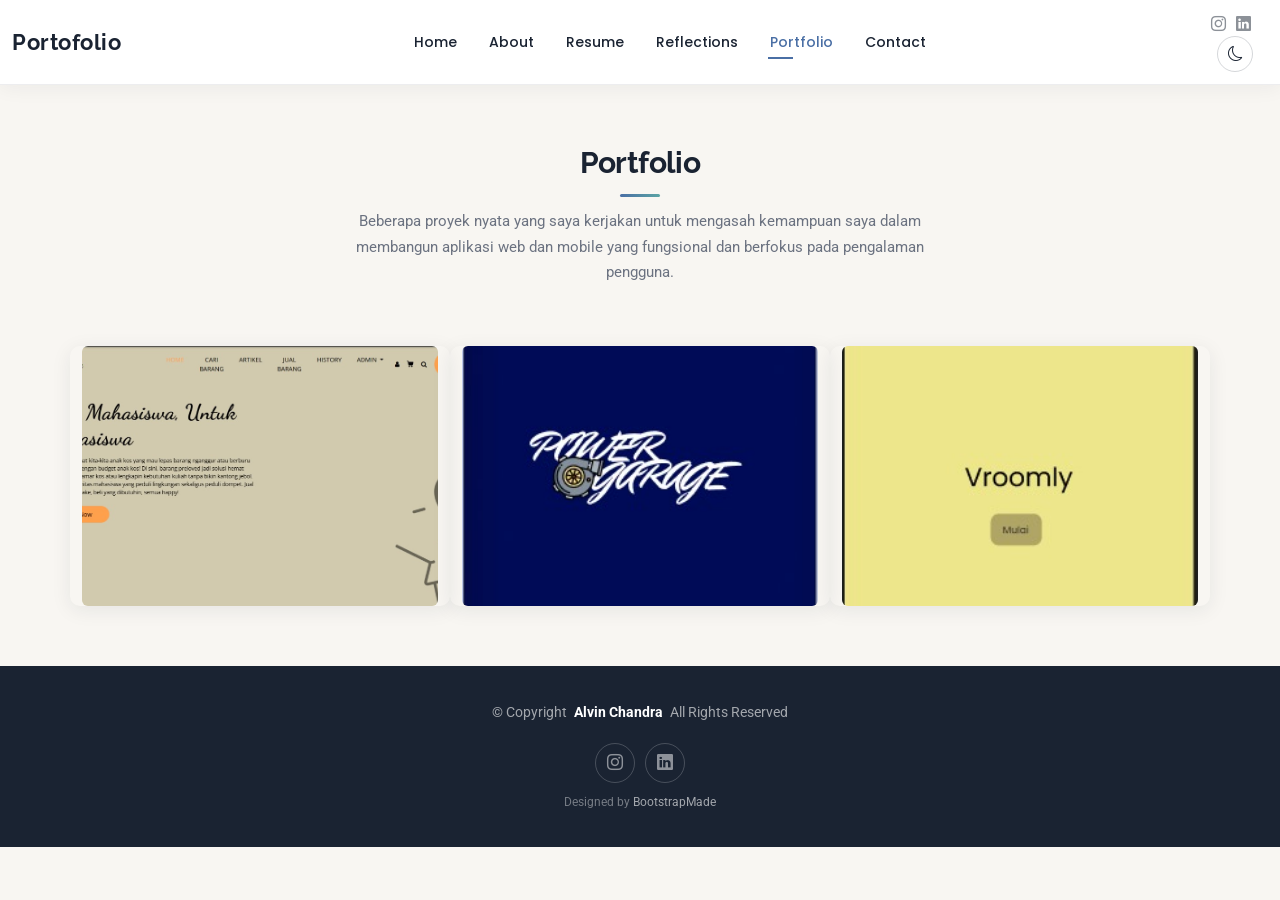
<file: portfolio.html>
<!DOCTYPE html>
<html lang="en">

<head>
  <meta charset="utf-8">
  <meta content="width=device-width, initial-scale=1.0" name="viewport">
  <title>Portfolio - Alvin Chandra</title>
  <meta name="description" content="">
  <meta name="keywords" content="">

  <!-- Favicons -->
  <link href="assets/img/favicon.png" rel="icon">
  <link href="assets/img/apple-touch-icon.png" rel="apple-touch-icon">

  <!-- Fonts -->
  <link href="https://fonts.googleapis.com" rel="preconnect">
  <link href="https://fonts.gstatic.com" rel="preconnect" crossorigin>
  <link href="https://fonts.googleapis.com/css2?family=Roboto:ital,wght@0,100;0,300;0,400;0,500;0,700;0,900;1,100;1,300;1,400;1,500;1,700;1,900&family=Poppins:ital,wght@0,100;0,200;0,300;0,400;0,500;0,600;0,700;0,800;0,900;1,100;1,200;1,300;1,400;1,500;1,600;1,700;1,800;1,900&family=Raleway:ital,wght@0,100;0,200;0,300;0,400;0,500;0,600;0,700;0,800;0,900;1,100;1,200;1,300;1,400;1,500;1,600;1,700;1,800;1,900&display=swap" rel="stylesheet">

  <!-- Vendor CSS Files -->
  <link href="assets/vendor/bootstrap/css/bootstrap.min.css" rel="stylesheet">
  <link href="assets/vendor/bootstrap-icons/bootstrap-icons.css" rel="stylesheet">
  <link href="assets/vendor/aos/aos.css" rel="stylesheet">
  <link href="assets/vendor/swiper/swiper-bundle.min.css" rel="stylesheet">
  <link href="assets/vendor/glightbox/css/glightbox.min.css" rel="stylesheet">

  <!-- Main CSS File -->
    <link href="assets/css/main.css" rel="stylesheet">
  <!-- Custom Theme -->
  <link href="assets/css/custom.css" rel="stylesheet">

  <!-- =======================================================
  * Template Name: Kelly
  * Template URL: https://bootstrapmade.com/kelly-free-bootstrap-cv-resume-html-template/
  * Updated: Aug 07 2024 with Bootstrap v5.3.3
  * Author: BootstrapMade.com
  * License: https://bootstrapmade.com/license/
  ======================================================== -->
</head>

<body class="portfolio-page">

  <header id="header" class="header d-flex align-items-center light-background sticky-top">
    <div class="container-fluid position-relative d-flex align-items-center justify-content-between">

      <a href="index.html" class="logo d-flex align-items-center me-auto me-xl-0">
        <!-- Uncomment the line below if you also wish to use an image logo -->
        <!-- <img src="assets/img/logo.png" alt=""> -->
        <h1 class="sitename">Portofolio</h1>
      </a>

      <nav id="navmenu" class="navmenu">
        <ul>
          <li><a href="index.html">Home</a></li>
          <li><a href="about.html">About</a></li>
          <li><a href="resume.html">Resume</a></li>
          <li><a href="services.html">Reflections</a></li>
          <li><a href="portfolio.html" class="active">Portfolio</a></li>
          <li><a href="contact.html">Contact</a></li>
        </ul>
        <i class="mobile-nav-toggle d-xl-none bi bi-list"></i>
      </nav>

      <div class="header-social-links">
        <a href="https://www.instagram.com/" target="_blank" class="instagram"><i class="bi bi-instagram"></i></a>
        <a href="https://www.linkedin.com/in/alvin-chandra-1b1a80385/" target="_blank" class="linkedin"><i class="bi bi-linkedin"></i></a>
            <button id="theme-toggle" title="Toggle Dark/Light Mode"><i class="bi bi-moon"></i></button>

    </div>
  </header>

  <main class="main">

    <!-- Portfolio Section -->
    <section id="portfolio" class="portfolio section">

      <!-- Section Title -->
      <div class="container section-title" data-aos="fade-up">
        <h2>Portfolio</h2>
        <p>Beberapa proyek nyata yang saya kerjakan untuk mengasah kemampuan saya dalam membangun aplikasi web dan mobile yang fungsional dan berfokus pada pengalaman pengguna.</p>
      </div><!-- End Section Title -->

      <div class="container">

          <div class="row gy-4 isotope-container" data-aos="fade-up" data-aos-delay="200">

            <div class="col-lg-4 col-md-6 portfolio-item isotope-item filter-app">
  <img src="assets/img/koscycle.jpg" class="img-fluid" alt="">
  <div class="portfolio-info">
    <h4>KosCycle</h4>
    <p>Website Jual Beli barang kebutuhan kos</p>

    <!-- Gambar utama -->
    <a href="assets/img/koscycle.jpg" data-gallery="gallery-power" class="glightbox preview-link">
      <i class="bi bi-zoom-in"></i>
    </a>

    <!-- Gambar tambahan - HARUS ADA & HIDDEN -->
    <a href="assets/img/koscycle1.jpg" data-gallery="gallery-power" class="glightbox" style="display:none;"></a>
    <a href="assets/img/koscycle2.jpg" data-gallery="gallery-power" class="glightbox" style="display:none;"></a>
  <a href="https://alvin831.github.io/koscycle/" title="More Details" class="details-link" target="_blank" rel="noopener"><i class="bi bi-link-45deg"></i></a>
  </div>
</div>

<!-- POWER GARAGE -->
<div class="col-lg-4 col-md-6 portfolio-item isotope-item filter-app">
  <img src="assets/img/powergarage.jpg" class="img-fluid" alt="">
  <div class="portfolio-info">
    <h4>Power Garage</h4>
    <p>Aplikasi e-commerce sparepart mobil</p>

    <!-- Gambar utama -->
    <a href="assets/img/powergarage.jpg" data-gallery="gallery-power" class="glightbox preview-link">
      <i class="bi bi-zoom-in"></i>
    </a>

    <!-- Gambar tambahan - HARUS ADA & HIDDEN -->
    <a href="assets/img/powergarage1.jpg" data-gallery="gallery-power" class="glightbox" style="display:none;"></a>

  <a href="#" title="More Details" class="details-link" target="_blank" rel="noopener"><i class="bi bi-link-45deg"></i></a>
  </div>
</div>


<!-- VROOMLY -->
<div class="col-lg-4 col-md-6 portfolio-item isotope-item filter-app">
  <img src="assets/img/vroomly.jpg" class="img-fluid" alt="">
  <div class="portfolio-info">
    <h4>Vroomly</h4>
    <p>Aplikasi pengingat service kendaraan</p>

    <!-- Gambar utama -->
    <a href="assets/img/vroomly.jpg" data-gallery="gallery-vroomly" class="glightbox preview-link">
      <i class="bi bi-zoom-in"></i>
    </a>

    <!-- Gambar tambahan -->
    <a href="assets/img/vroomly1.jpg" data-gallery="gallery-vroomly" class="glightbox" style="display:none;"></a>

  <a href="#" title="More Details" class="details-link" target="_blank" rel="noopener"><i class="bi bi-link-45deg"></i></a>
  </div>
</div>

<!-- End Portfolio Item -->

          </div><!-- End Portfolio Container -->

        </div>

      </div>

    </section><!-- /Portfolio Section -->

  </main>

  <footer id="footer" class="footer">

    <div class="container">
      <div class="copyright text-center ">
        <p>© <span>Copyright</span> <strong class="px-1 sitename">Alvin Chandra</strong> <span>All Rights Reserved<br></span></p>
      </div>
      <div class="social-links d-flex justify-content-center">
        <a href="https://www.instagram.com/" target="_blank"><i class="bi bi-instagram"></i></a>
        <a href="https://www.linkedin.com/in/alvin-chandra-1b1a80385/" target="_blank"><i class="bi bi-linkedin"></i></a>
      </div>
      <div class="credits">
        <!-- All the links in the footer should remain intact. -->
        <!-- You can delete the links only if you've purchased the pro version. -->
        <!-- Licensing information: https://bootstrapmade.com/license/ -->
        <!-- Purchase the pro version with working PHP/AJAX contact form: [buy-url] -->
                Designed by <a href="https://bootstrapmade.com/">BootstrapMade</a>
      </div>
    </div>

  </footer>

  <!-- Scroll Top -->
  <a href="#" id="scroll-top" class="scroll-top d-flex align-items-center justify-content-center"><i class="bi bi-arrow-up-short"></i></a>

  <!-- Preloader -->
  <div id="preloader"></div>

  <!-- Vendor JS Files -->
  <script src="assets/vendor/bootstrap/js/bootstrap.bundle.min.js"></script>
  <script src="assets/vendor/php-email-form/validate.js"></script>
  <script src="assets/vendor/aos/aos.js"></script>
  <script src="assets/vendor/waypoints/noframework.waypoints.js"></script>
  <script src="assets/vendor/purecounter/purecounter_vanilla.js"></script>
  <script src="assets/vendor/swiper/swiper-bundle.min.js"></script>
  <script src="assets/vendor/glightbox/js/glightbox.min.js"></script>
  <script src="assets/vendor/imagesloaded/imagesloaded.pkgd.min.js"></script>
  <script src="assets/vendor/isotope-layout/isotope.pkgd.min.js"></script>

  <!-- Theme Toggle -->
  <script src="assets/js/theme.js"></script>

    <!-- Main JS File -->
  <script src="assets/js/main.js"></script>

</body>

</html>
</file>
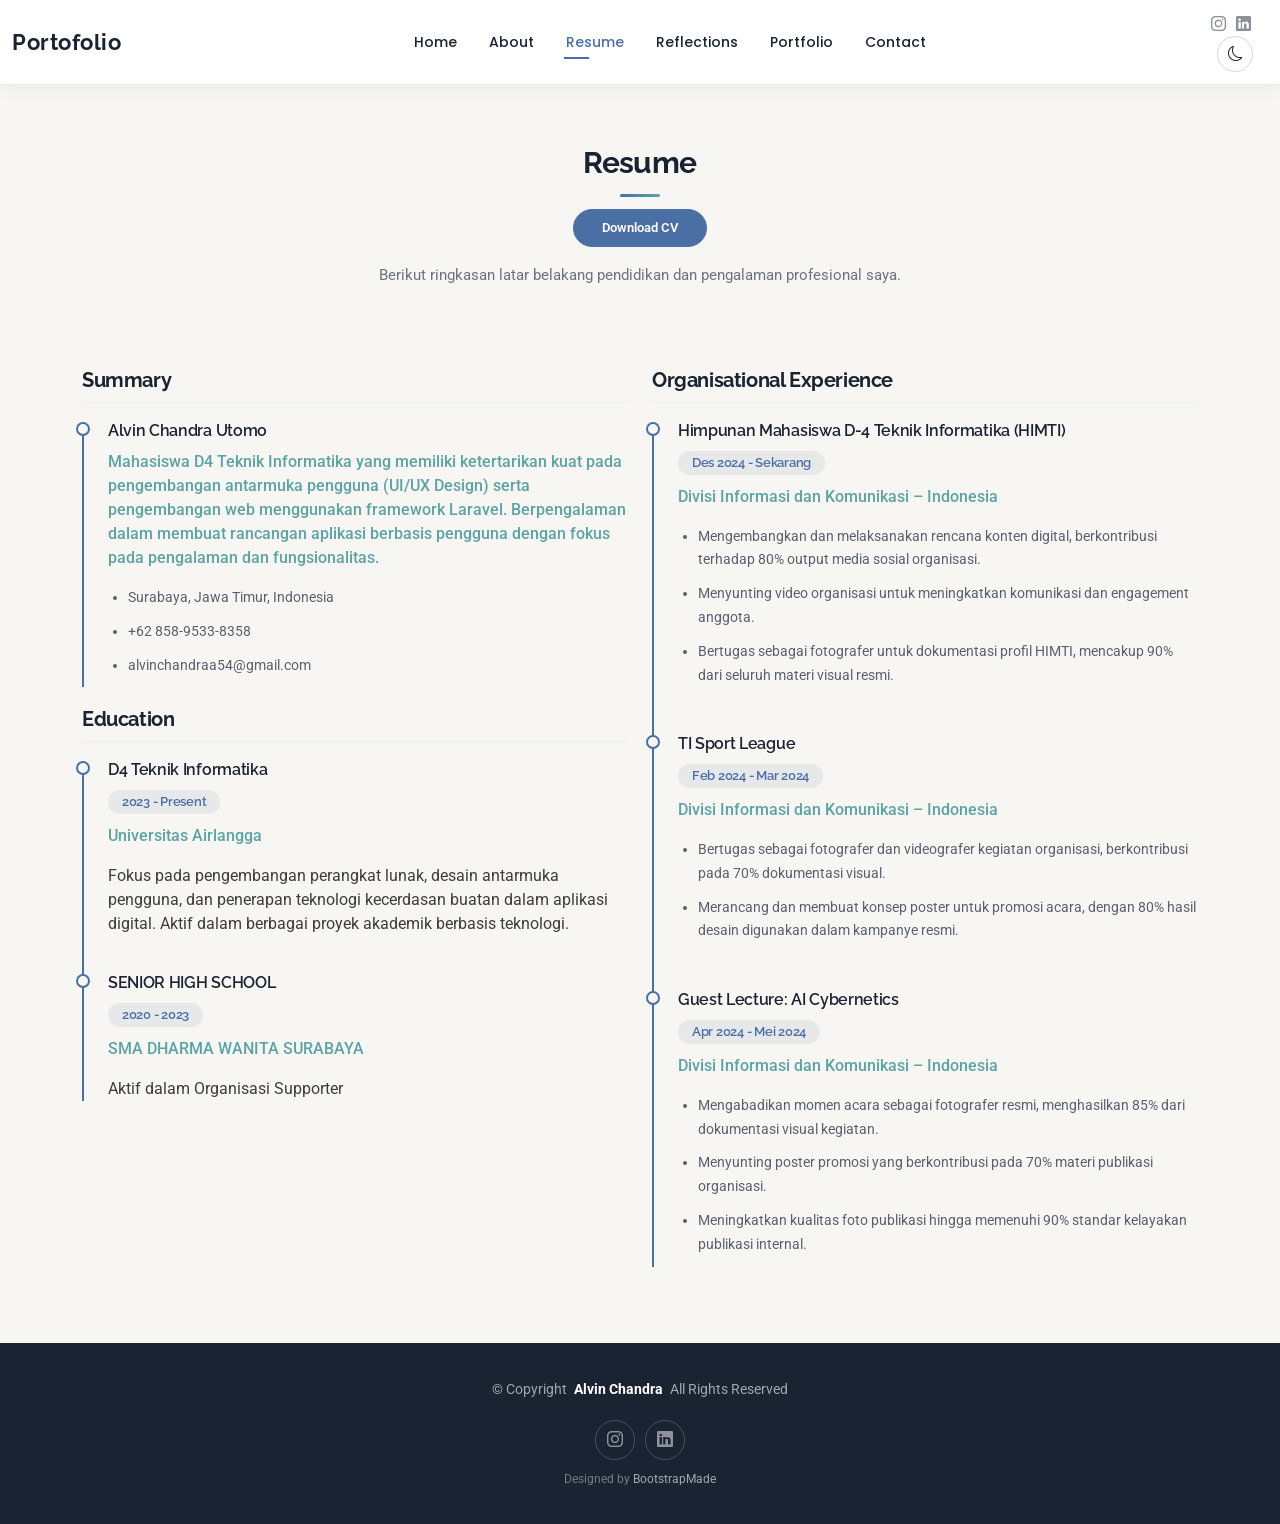
<file: resume.html>
<!DOCTYPE html>
<html lang="en">

<head>
  <meta charset="utf-8">
  <meta content="width=device-width, initial-scale=1.0" name="viewport">
  <title>Resume - Alvin Chandra</title>
  <meta name="description" content="">
  <meta name="keywords" content="">

  <!-- Favicons -->
  <link href="assets/img/favicon.png" rel="icon">
  <link href="assets/img/apple-touch-icon.png" rel="apple-touch-icon">

  <!-- Fonts -->
  <link href="https://fonts.googleapis.com" rel="preconnect">
  <link href="https://fonts.gstatic.com" rel="preconnect" crossorigin>
  <link href="https://fonts.googleapis.com/css2?family=Roboto:ital,wght@0,100;0,300;0,400;0,500;0,700;0,900;1,100;1,300;1,400;1,500;1,700;1,900&family=Poppins:ital,wght@0,100;0,200;0,300;0,400;0,500;0,600;0,700;0,800;0,900;1,100;1,200;1,300;1,400;1,500;1,600;1,700;1,800;1,900&family=Raleway:ital,wght@0,100;0,200;0,300;0,400;0,500;0,600;0,700;0,800;0,900;1,100;1,200;1,300;1,400;1,500;1,600;1,700;1,800;1,900&display=swap" rel="stylesheet">

  <!-- Vendor CSS Files -->
  <link href="assets/vendor/bootstrap/css/bootstrap.min.css" rel="stylesheet">
  <link href="assets/vendor/bootstrap-icons/bootstrap-icons.css" rel="stylesheet">
  <link href="assets/vendor/aos/aos.css" rel="stylesheet">
  <link href="assets/vendor/swiper/swiper-bundle.min.css" rel="stylesheet">
  <link href="assets/vendor/glightbox/css/glightbox.min.css" rel="stylesheet">

  <!-- Main CSS File -->
    <link href="assets/css/main.css" rel="stylesheet">
  <!-- Custom Theme -->
  <link href="assets/css/custom.css" rel="stylesheet">

  <!-- =======================================================
  * Template Name: Kelly
  * Template URL: https://bootstrapmade.com/kelly-free-bootstrap-cv-resume-html-template/
  * Updated: Aug 07 2024 with Bootstrap v5.3.3
  * Author: BootstrapMade.com
  * License: https://bootstrapmade.com/license/
  ======================================================== -->
</head>

<body class="resume-page">

  <header id="header" class="header d-flex align-items-center light-background sticky-top">
    <div class="container-fluid position-relative d-flex align-items-center justify-content-between">

      <a href="index.html" class="logo d-flex align-items-center me-auto me-xl-0">
        <!-- Uncomment the line below if you also wish to use an image logo -->
        <!-- <img src="assets/img/logo.png" alt=""> -->
        <h1 class="sitename">Portofolio</h1>
      </a>

      <nav id="navmenu" class="navmenu">
        <ul>
          <li><a href="index.html">Home</a></li>
          <li><a href="about.html">About</a></li>
          <li><a href="resume.html" class="active">Resume</a></li>
          <li><a href="services.html">Reflections</a></li>
          <li><a href="portfolio.html">Portfolio</a></li>
          <li><a href="contact.html">Contact</a></li>
        </ul>
        <i class="mobile-nav-toggle d-xl-none bi bi-list"></i>
      </nav>

      <div class="header-social-links">
        <a href="https://www.instagram.com/" target="_blank" class="instagram"><i class="bi bi-instagram"></i></a>
        <a href="https://www.linkedin.com/in/alvin-chandra-1b1a80385/" target="_blank" class="linkedin"><i class="bi bi-linkedin"></i></a>
            <button id="theme-toggle" title="Toggle Dark/Light Mode"><i class="bi bi-moon"></i></button>

    </div>
  </header>

  <main class="main">

    <!-- Resume Section -->
<section id="resume" class="resume section">

  <!-- Section Title -->
  <div class="container section-title" data-aos="fade-up">
    <h2>Resume</h2>
    <a href="assets/img/Alvin Chandra_085_CV.pdf" class="btn btn-primary" download>Download CV</a>
    <p>Berikut ringkasan latar belakang pendidikan dan pengalaman profesional saya.</p>
  </div><!-- End Section Title -->

  <div class="container">
    <div class="row">

      <!-- Kiri: Ringkasan & Pendidikan -->
      <div class="col-lg-6" data-aos="fade-up" data-aos-delay="100">

        <h3 class="resume-title">Summary</h3>
        <div class="resume-item pb-0">
          <h4>Alvin Chandra Utomo</h4>
          <p><em>Mahasiswa D4 Teknik Informatika yang memiliki ketertarikan kuat pada pengembangan antarmuka pengguna (UI/UX Design) serta pengembangan web menggunakan framework Laravel. Berpengalaman dalam membuat rancangan aplikasi berbasis pengguna dengan fokus pada pengalaman dan fungsionalitas.</em></p>
          <ul>
            <li>Surabaya, Jawa Timur, Indonesia</li>
            <li>+62 858-9533-8358</li>
            <li>alvinchandraa54@gmail.com</li>
          </ul>
        </div><!-- End Resume Item -->

        <h3 class="resume-title">Education</h3>

        <div class="resume-item">
          <h4>D4 Teknik Informatika</h4>
          <h5>2023 - Present</h5>
          <p><em>Universitas Airlangga</em></p>
          <p>Fokus pada pengembangan perangkat lunak, desain antarmuka pengguna, dan penerapan teknologi kecerdasan buatan dalam aplikasi digital. Aktif dalam berbagai proyek akademik berbasis teknologi.</p>
        </div><!-- End Resume Item -->

        <div class="resume-item">
          <h4>SENIOR HIGH SCHOOL</h4>
          <h5>2020 - 2023</h5>
          <p><em>SMA DHARMA WANITA SURABAYA</em></p>
          <p>Aktif dalam Organisasi Supporter</p>
        </div><!-- End Resume Item -->

      </div>

      <!-- Kanan: Pengalaman -->
      <div class="col-lg-6" data-aos="fade-up" data-aos-delay="200">

        <h3 class="resume-title">Organisational Experience</h3>

        <div class="resume-item">
          <h4>Himpunan Mahasiswa D-4 Teknik Informatika (HIMTI)</h4>
          <h5>Des 2024 - Sekarang</h5>
          <p><em>Divisi Informasi dan Komunikasi – Indonesia</em></p>
          <ul>
            <li>Mengembangkan dan melaksanakan rencana konten digital, berkontribusi terhadap 80% output media sosial organisasi.</li>
            <li>Menyunting video organisasi untuk meningkatkan komunikasi dan engagement anggota.</li>
            <li>Bertugas sebagai fotografer untuk dokumentasi profil HIMTI, mencakup 90% dari seluruh materi visual resmi.</li>
          </ul>
        </div><!-- End Resume Item -->

        <div class="resume-item">
          <h4>TI Sport League</h4>
          <h5>Feb 2024 - Mar 2024</h5>
          <p><em>Divisi Informasi dan Komunikasi – Indonesia</em></p>
          <ul>
            <li>Bertugas sebagai fotografer dan videografer kegiatan organisasi, berkontribusi pada 70% dokumentasi visual.</li>
            <li>Merancang dan membuat konsep poster untuk promosi acara, dengan 80% hasil desain digunakan dalam kampanye resmi.</li>
          </ul>
        </div><!-- End Resume Item -->

        <div class="resume-item">
          <h4>Guest Lecture: AI Cybernetics</h4>
          <h5>Apr 2024 - Mei 2024</h5>
          <p><em>Divisi Informasi dan Komunikasi – Indonesia</em></p>
          <ul>
            <li>Mengabadikan momen acara sebagai fotografer resmi, menghasilkan 85% dari dokumentasi visual kegiatan.</li>
            <li>Menyunting poster promosi yang berkontribusi pada 70% materi publikasi organisasi.</li>
            <li>Meningkatkan kualitas foto publikasi hingga memenuhi 90% standar kelayakan publikasi internal.</li>
          </ul>
        </div><!-- End Resume Item -->

      </div>

    </div>
  </div>

</section><!-- /Resume Section -->


  </main>

  <footer id="footer" class="footer">

    <div class="container">
      <div class="copyright text-center ">
        <p>© <span>Copyright</span> <strong class="px-1 sitename">Alvin Chandra</strong> <span>All Rights Reserved<br></span></p>
      </div>
      <div class="social-links d-flex justify-content-center">
        <a href="https://www.instagram.com/" target="_blank"><i class="bi bi-instagram"></i></a>
        <a href="https://www.linkedin.com/in/alvin-chandra-1b1a80385/" target="_blank"><i class="bi bi-linkedin"></i></a>
      </div>
      <div class="credits">
        <!-- All the links in the footer should remain intact. -->
        <!-- You can delete the links only if you've purchased the pro version. -->
        <!-- Licensing information: https://bootstrapmade.com/license/ -->
        <!-- Purchase the pro version with working PHP/AJAX contact form: [buy-url] -->
                Designed by <a href="https://bootstrapmade.com/">BootstrapMade</a>
      </div>
    </div>

  </footer>

  <!-- Scroll Top -->
  <a href="#" id="scroll-top" class="scroll-top d-flex align-items-center justify-content-center"><i class="bi bi-arrow-up-short"></i></a>

  <!-- Preloader -->
  <div id="preloader"></div>

  <!-- Vendor JS Files -->
  <script src="assets/vendor/bootstrap/js/bootstrap.bundle.min.js"></script>
  <script src="assets/vendor/php-email-form/validate.js"></script>
  <script src="assets/vendor/aos/aos.js"></script>
  <script src="assets/vendor/waypoints/noframework.waypoints.js"></script>
  <script src="assets/vendor/purecounter/purecounter_vanilla.js"></script>
  <script src="assets/vendor/swiper/swiper-bundle.min.js"></script>
  <script src="assets/vendor/glightbox/js/glightbox.min.js"></script>
  <script src="assets/vendor/imagesloaded/imagesloaded.pkgd.min.js"></script>
  <script src="assets/vendor/isotope-layout/isotope.pkgd.min.js"></script>

  <!-- Theme Toggle -->
  <script src="assets/js/theme.js"></script>

    <!-- Main JS File -->
  <script src="assets/js/main.js"></script>

</body>

</html>
</file>
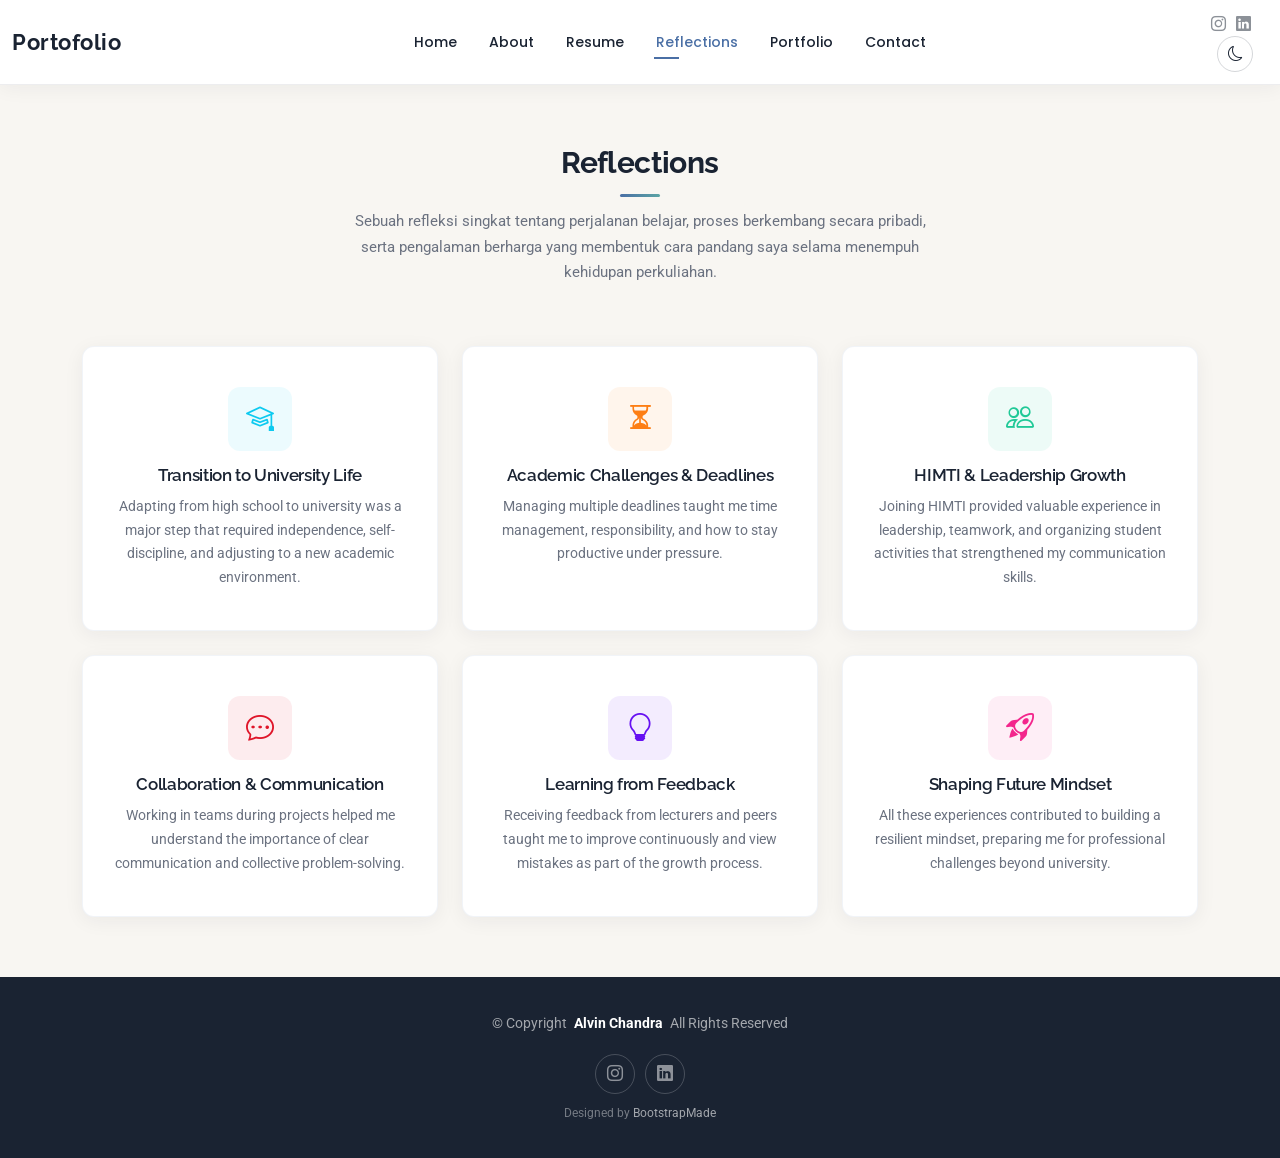
<file: services.html>
<!DOCTYPE html>
<html lang="en">

<head>
  <meta charset="utf-8">
  <meta content="width=device-width, initial-scale=1.0" name="viewport">
  <title>Reflections - Alvin Chandra</title>
  <meta name="description" content="">
  <meta name="keywords" content="">

  <!-- Favicons -->
  <link href="assets/img/favicon.png" rel="icon">
  <link href="assets/img/apple-touch-icon.png" rel="apple-touch-icon">

  <!-- Fonts -->
  <link href="https://fonts.googleapis.com" rel="preconnect">
  <link href="https://fonts.gstatic.com" rel="preconnect" crossorigin>
  <link href="https://fonts.googleapis.com/css2?family=Roboto:ital,wght@0,100;0,300;0,400;0,500;0,700;0,900;1,100;1,300;1,400;1,500;1,700;1,900&family=Poppins:ital,wght@0,100;0,200;0,300;0,400;0,500;0,600;0,700;0,800;0,900;1,100;1,200;1,300;1,400;1,500;1,600;1,700;1,800;1,900&family=Raleway:ital,wght@0,100;0,200;0,300;0,400;0,500;0,600;0,700;0,800;0,900;1,100;1,200;1,300;1,400;1,500;1,600;1,700;1,800;1,900&display=swap" rel="stylesheet">

  <!-- Vendor CSS Files -->
  <link href="assets/vendor/bootstrap/css/bootstrap.min.css" rel="stylesheet">
  <link href="assets/vendor/bootstrap-icons/bootstrap-icons.css" rel="stylesheet">
  <link href="assets/vendor/aos/aos.css" rel="stylesheet">
  <link href="assets/vendor/swiper/swiper-bundle.min.css" rel="stylesheet">
  <link href="assets/vendor/glightbox/css/glightbox.min.css" rel="stylesheet">

  <!-- Main CSS File -->
    <link href="assets/css/main.css" rel="stylesheet">
  <!-- Custom Theme -->
  <link href="assets/css/custom.css" rel="stylesheet">

  <!-- =======================================================
  * Template Name: Kelly
  * Template URL: https://bootstrapmade.com/kelly-free-bootstrap-cv-resume-html-template/
  * Updated: Aug 07 2024 with Bootstrap v5.3.3
  * Author: BootstrapMade.com
  * License: https://bootstrapmade.com/license/
  ======================================================== -->
</head>

<body class="services-page">

  <header id="header" class="header d-flex align-items-center light-background sticky-top">
    <div class="container-fluid position-relative d-flex align-items-center justify-content-between">

      <a href="index.html" class="logo d-flex align-items-center me-auto me-xl-0">
        <!-- Uncomment the line below if you also wish to use an image logo -->
        <!-- <img src="assets/img/logo.png" alt=""> -->
        <h1 class="sitename">Portofolio</h1>
      </a>

      <nav id="navmenu" class="navmenu">
        <ul>
          <li><a href="index.html">Home</a></li>
          <li><a href="about.html">About</a></li>
          <li><a href="resume.html">Resume</a></li>
          <li><a href="services.html" class="active">Reflections</a></li>
          <li><a href="portfolio.html">Portfolio</a></li>
          <li><a href="contact.html">Contact</a></li>
        </ul>
        <i class="mobile-nav-toggle d-xl-none bi bi-list"></i>
      </nav>

      <div class="header-social-links">
        <a href="https://www.instagram.com/" target="_blank" class="instagram"><i class="bi bi-instagram"></i></a>
        <a href="https://www.linkedin.com/in/alvin-chandra-1b1a80385/" target="_blank" class="linkedin"><i class="bi bi-linkedin"></i></a>
            <button id="theme-toggle" title="Toggle Dark/Light Mode"><i class="bi bi-moon"></i></button>

    </div>
  </header>

  <main class="main">

    <!-- Reflections Section -->
<section id="reflections" class="services section">

  <!-- Section Title -->
  <div class="container section-title" data-aos="fade-up">
    <h2>Reflections</h2>
    <p>Sebuah refleksi singkat tentang perjalanan belajar, proses berkembang secara pribadi, serta pengalaman berharga yang membentuk cara pandang saya selama menempuh kehidupan perkuliahan.</p>
  </div><!-- End Section Title -->

  <div class="container">
    <div class="row gy-4">

      <div class="col-lg-4 col-md-6" data-aos="fade-up" data-aos-delay="100">
        <div class="service-item item-cyan position-relative">
          <div class="icon">
            <i class="bi bi-mortarboard"></i>
          </div>
          <h3>Transition to University Life</h3>
          <p>Adapting from high school to university was a major step that required independence, self-discipline, and adjusting to a new academic environment.</p>
        </div>
      </div>

      <div class="col-lg-4 col-md-6" data-aos="fade-up" data-aos-delay="200">
        <div class="service-item item-orange position-relative">
          <div class="icon">
            <i class="bi bi-hourglass-split"></i>
          </div>
          <h3>Academic Challenges & Deadlines</h3>
          <p>Managing multiple deadlines taught me time management, responsibility, and how to stay productive under pressure.</p>
        </div>
      </div>

      <div class="col-lg-4 col-md-6" data-aos="fade-up" data-aos-delay="300">
        <div class="service-item item-teal position-relative">
          <div class="icon">
            <i class="bi bi-people"></i>
          </div>
          <h3>HIMTI & Leadership Growth</h3>
          <p>Joining HIMTI provided valuable experience in leadership, teamwork, and organizing student activities that strengthened my communication skills.</p>
        </div>
      </div>

      <div class="col-lg-4 col-md-6" data-aos="fade-up" data-aos-delay="400">
        <div class="service-item item-red position-relative">
          <div class="icon">
            <i class="bi bi-chat-dots"></i>
          </div>
          <h3>Collaboration & Communication</h3>
          <p>Working in teams during projects helped me understand the importance of clear communication and collective problem-solving.</p>
        </div>
      </div>

      <div class="col-lg-4 col-md-6" data-aos="fade-up" data-aos-delay="500">
        <div class="service-item item-indigo position-relative">
          <div class="icon">
            <i class="bi bi-lightbulb"></i>
          </div>
          <h3>Learning from Feedback</h3>
          <p>Receiving feedback from lecturers and peers taught me to improve continuously and view mistakes as part of the growth process.</p>
        </div>
      </div>

      <div class="col-lg-4 col-md-6" data-aos="fade-up" data-aos-delay="600">
        <div class="service-item item-pink position-relative">
          <div class="icon">
            <i class="bi bi-rocket-takeoff"></i>
          </div>
          <h3>Shaping Future Mindset</h3>
          <p>All these experiences contributed to building a resilient mindset, preparing me for professional challenges beyond university.</p>
        </div>
      </div>

    </div>
  </div>

</section>
<!-- /Services Section -->

  </main>

  <footer id="footer" class="footer">

    <div class="container">
      <div class="copyright text-center ">
        <p>© <span>Copyright</span> <strong class="px-1 sitename">Alvin Chandra</strong> <span>All Rights Reserved<br></span></p>
      </div>
      <div class="social-links d-flex justify-content-center">
        <a href="https://www.instagram.com/" target="_blank"><i class="bi bi-instagram"></i></a>
        <a href="https://www.linkedin.com/in/alvin-chandra-1b1a80385/" target="_blank"><i class="bi bi-linkedin"></i></a>
      </div>
      <div class="credits">
        <!-- All the links in the footer should remain intact. -->
        <!-- You can delete the links only if you've purchased the pro version. -->
        <!-- Licensing information: https://bootstrapmade.com/license/ -->
        <!-- Purchase the pro version with working PHP/AJAX contact form: [buy-url] -->
                Designed by <a href="https://bootstrapmade.com/">BootstrapMade</a>
      </div>
    </div>

  </footer>

  <!-- Scroll Top -->
  <a href="#" id="scroll-top" class="scroll-top d-flex align-items-center justify-content-center"><i class="bi bi-arrow-up-short"></i></a>

  <!-- Preloader -->
  <div id="preloader"></div>

  <!-- Vendor JS Files -->
  <script src="assets/vendor/bootstrap/js/bootstrap.bundle.min.js"></script>
  <script src="assets/vendor/php-email-form/validate.js"></script>
  <script src="assets/vendor/aos/aos.js"></script>
  <script src="assets/vendor/waypoints/noframework.waypoints.js"></script>
  <script src="assets/vendor/purecounter/purecounter_vanilla.js"></script>
  <script src="assets/vendor/swiper/swiper-bundle.min.js"></script>
  <script src="assets/vendor/glightbox/js/glightbox.min.js"></script>
  <script src="assets/vendor/imagesloaded/imagesloaded.pkgd.min.js"></script>
  <script src="assets/vendor/isotope-layout/isotope.pkgd.min.js"></script>

  <!-- Theme Toggle -->
  <script src="assets/js/theme.js"></script>

    <!-- Main JS File -->
  <script src="assets/js/main.js"></script>

</body>

</html>
</file>
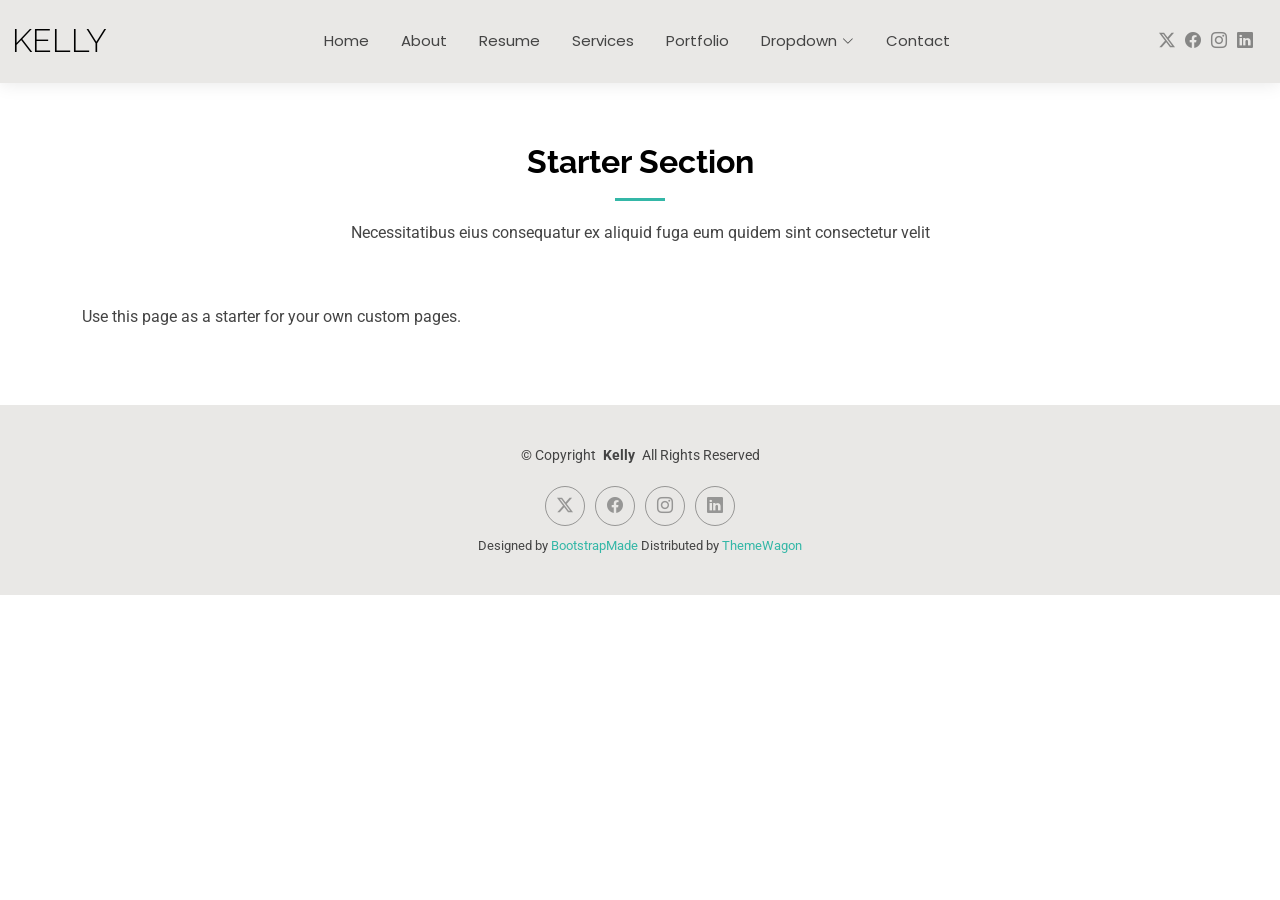
<file: starter-page.html>
<!DOCTYPE html>
<html lang="en">

<head>
  <meta charset="utf-8">
  <meta content="width=device-width, initial-scale=1.0" name="viewport">
  <title>Starter Page</title>
  <meta name="description" content="">
  <meta name="keywords" content="">

  <!-- Favicons -->
  <link href="assets/img/favicon.png" rel="icon">
  <link href="assets/img/apple-touch-icon.png" rel="apple-touch-icon">

  <!-- Fonts -->
  <link href="https://fonts.googleapis.com" rel="preconnect">
  <link href="https://fonts.gstatic.com" rel="preconnect" crossorigin>
  <link href="https://fonts.googleapis.com/css2?family=Roboto:ital,wght@0,100;0,300;0,400;0,500;0,700;0,900;1,100;1,300;1,400;1,500;1,700;1,900&family=Poppins:ital,wght@0,100;0,200;0,300;0,400;0,500;0,600;0,700;0,800;0,900;1,100;1,200;1,300;1,400;1,500;1,600;1,700;1,800;1,900&family=Raleway:ital,wght@0,100;0,200;0,300;0,400;0,500;0,600;0,700;0,800;0,900;1,100;1,200;1,300;1,400;1,500;1,600;1,700;1,800;1,900&display=swap" rel="stylesheet">

  <!-- Vendor CSS Files -->
  <link href="assets/vendor/bootstrap/css/bootstrap.min.css" rel="stylesheet">
  <link href="assets/vendor/bootstrap-icons/bootstrap-icons.css" rel="stylesheet">
  <link href="assets/vendor/aos/aos.css" rel="stylesheet">
  <link href="assets/vendor/swiper/swiper-bundle.min.css" rel="stylesheet">
  <link href="assets/vendor/glightbox/css/glightbox.min.css" rel="stylesheet">

  <!-- Main CSS File -->
  <link href="assets/css/main.css" rel="stylesheet">

  <!-- =======================================================
  * Template Name: Kelly
  * Template URL: https://bootstrapmade.com/kelly-free-bootstrap-cv-resume-html-template/
  * Updated: Aug 07 2024 with Bootstrap v5.3.3
  * Author: BootstrapMade.com
  * License: https://bootstrapmade.com/license/
  ======================================================== -->
</head>

<body class="starter-page-page">

  <header id="header" class="header d-flex align-items-center light-background sticky-top">
    <div class="container-fluid position-relative d-flex align-items-center justify-content-between">

      <a href="index.html" class="logo d-flex align-items-center me-auto me-xl-0">
        <!-- Uncomment the line below if you also wish to use an image logo -->
        <!-- <img src="assets/img/logo.png" alt=""> -->
        <h1 class="sitename">Kelly</h1>
      </a>

      <nav id="navmenu" class="navmenu">
        <ul>
          <li><a href="index.html">Home</a></li>
          <li><a href="about.html">About</a></li>
          <li><a href="resume.html">Resume</a></li>
          <li><a href="services.html">Services</a></li>
          <li><a href="portfolio.html">Portfolio</a></li>
          <li class="dropdown"><a href="#"><span>Dropdown</span> <i class="bi bi-chevron-down toggle-dropdown"></i></a>
            <ul>
              <li><a href="#">Dropdown 1</a></li>
              <li class="dropdown"><a href="#"><span>Deep Dropdown</span> <i class="bi bi-chevron-down toggle-dropdown"></i></a>
                <ul>
                  <li><a href="#">Deep Dropdown 1</a></li>
                  <li><a href="#">Deep Dropdown 2</a></li>
                  <li><a href="#">Deep Dropdown 3</a></li>
                  <li><a href="#">Deep Dropdown 4</a></li>
                  <li><a href="#">Deep Dropdown 5</a></li>
                </ul>
              </li>
              <li><a href="#">Dropdown 2</a></li>
              <li><a href="#">Dropdown 3</a></li>
              <li><a href="#">Dropdown 4</a></li>
            </ul>
          </li>
          <li><a href="contact.html">Contact</a></li>
        </ul>
        <i class="mobile-nav-toggle d-xl-none bi bi-list"></i>
      </nav>

      <div class="header-social-links">
        <a href="#" class="twitter"><i class="bi bi-twitter-x"></i></a>
        <a href="#" class="facebook"><i class="bi bi-facebook"></i></a>
        <a href="#" class="instagram"><i class="bi bi-instagram"></i></a>
        <a href="#" class="linkedin"><i class="bi bi-linkedin"></i></a>
      </div>

    </div>
  </header>

  <main class="main">

    <!-- Starter Section Section -->
    <section id="starter-section" class="starter-section section">

      <!-- Section Title -->
      <div class="container section-title" data-aos="fade-up">
        <h2>Starter Section</h2>
        <p>Necessitatibus eius consequatur ex aliquid fuga eum quidem sint consectetur velit</p>
      </div><!-- End Section Title -->

      <div class="container" data-aos="fade-up">
        <p>Use this page as a starter for your own custom pages.</p>
      </div>

    </section><!-- /Starter Section Section -->

  </main>

  <footer id="footer" class="footer light-background">

    <div class="container">
      <div class="copyright text-center ">
        <p>© <span>Copyright</span> <strong class="px-1 sitename">Kelly</strong> <span>All Rights Reserved<br></span></p>
      </div>
      <div class="social-links d-flex justify-content-center">
        <a href=""><i class="bi bi-twitter-x"></i></a>
        <a href=""><i class="bi bi-facebook"></i></a>
        <a href=""><i class="bi bi-instagram"></i></a>
        <a href=""><i class="bi bi-linkedin"></i></a>
      </div>
      <div class="credits">
        <!-- All the links in the footer should remain intact. -->
        <!-- You can delete the links only if you've purchased the pro version. -->
        <!-- Licensing information: https://bootstrapmade.com/license/ -->
        <!-- Purchase the pro version with working PHP/AJAX contact form: [buy-url] -->
        Designed by <a href="https://bootstrapmade.com/">BootstrapMade</a> Distributed by <a href=“https://themewagon.com>ThemeWagon
      </div>
    </div>

  </footer>

  <!-- Scroll Top -->
  <a href="#" id="scroll-top" class="scroll-top d-flex align-items-center justify-content-center"><i class="bi bi-arrow-up-short"></i></a>

  <!-- Preloader -->
  <div id="preloader"></div>

  <!-- Vendor JS Files -->
  <script src="assets/vendor/bootstrap/js/bootstrap.bundle.min.js"></script>
  <script src="assets/vendor/php-email-form/validate.js"></script>
  <script src="assets/vendor/aos/aos.js"></script>
  <script src="assets/vendor/waypoints/noframework.waypoints.js"></script>
  <script src="assets/vendor/purecounter/purecounter_vanilla.js"></script>
  <script src="assets/vendor/swiper/swiper-bundle.min.js"></script>
  <script src="assets/vendor/glightbox/js/glightbox.min.js"></script>
  <script src="assets/vendor/imagesloaded/imagesloaded.pkgd.min.js"></script>
  <script src="assets/vendor/isotope-layout/isotope.pkgd.min.js"></script>

  <!-- Main JS File -->
  <script src="assets/js/main.js"></script>

</body>

</html>
</file>
<file: assets/css/custom.css>
/*--------------------------------------------------------------
# Custom Theme - Alvin Chandra Portfolio
--------------------------------------------------------------*/

/* ===== LIGHT MODE (default) ===== */
:root {
  --background-color: #f8f6f2;
  --default-color: #3d3d3d;
  --heading-color: #1a2332;
  --accent-color: #4a6fa5;
  --surface-color: #ffffff;
  --contrast-color: #ffffff;
  --nav-color: #1a2332;
  --nav-hover-color: #4a6fa5;
  --nav-mobile-background-color: #ffffff;
  --nav-dropdown-background-color: #ffffff;
  --nav-dropdown-color: #1a2332;
  --nav-dropdown-hover-color: #4a6fa5;
}

.light-background {
  --background-color: #eef1f7;
  --surface-color: #ffffff;
}

/* ===== DARK MODE ===== */
[data-theme="dark"] {
  --background-color: #0f1623;
  --default-color: #c8cdd6;
  --heading-color: #e8ecf0;
  --accent-color: #6b9fd4;
  --surface-color: #1a2332;
  --contrast-color: #ffffff;
  --nav-color: #c8cdd6;
  --nav-hover-color: #6b9fd4;
  --nav-mobile-background-color: #1a2332;
  --nav-dropdown-background-color: #1a2332;
  --nav-dropdown-color: #c8cdd6;
  --nav-dropdown-hover-color: #6b9fd4;
}

[data-theme="dark"] body { background-color: #0f1623; color: #c8cdd6; }
[data-theme="dark"] section, [data-theme="dark"] .section { background-color: #0f1623; color: #c8cdd6; }
[data-theme="dark"] section.light-background, [data-theme="dark"] .section.light-background { background-color: #141e2d !important; }
[data-theme="dark"] .header { background-color: #131d2b !important; border-bottom: 1px solid rgba(255,255,255,0.06) !important; box-shadow: 0 2px 20px rgba(0,0,0,0.3) !important; }
[data-theme="dark"] .header .logo h1.sitename { color: #e8ecf0 !important; }
[data-theme="dark"] .navmenu a, [data-theme="dark"] .navmenu a:focus { color: #c8cdd6 !important; }
[data-theme="dark"] .navmenu li:hover > a, [data-theme="dark"] .navmenu .active, [data-theme="dark"] .navmenu .active:focus { color: #6b9fd4 !important; }
[data-theme="dark"] .navmenu ul { background-color: #1a2332 !important; border-color: rgba(255,255,255,0.08) !important; }
[data-theme="dark"] .header .header-social-links a { color: rgba(200,205,214,0.5) !important; }
[data-theme="dark"] .header .header-social-links a:hover { color: #6b9fd4 !important; }
[data-theme="dark"] h1,[data-theme="dark"] h2,[data-theme="dark"] h3,[data-theme="dark"] h4,[data-theme="dark"] h5,[data-theme="dark"] h6 { color: #e8ecf0; }
[data-theme="dark"] .section-title h2 { color: #e8ecf0; }
[data-theme="dark"] .section-title p { color: #8a95a3; }
[data-theme="dark"] .about .content h2 { color: #e8ecf0; }
[data-theme="dark"] .about .content ul li { color: #c8cdd6; }
[data-theme="dark"] .about .content p.fst-italic { color: #7bbfbf; border-left-color: #7bbfbf; }
[data-theme="dark"] .skills .progress .skill { color: #e8ecf0 !important; }
[data-theme="dark"] .skills .progress-bar-wrap { background: #243044; }
[data-theme="dark"] .stats .stats-item { background: #1a2332; border-color: rgba(107,159,212,0.15); box-shadow: 0 4px 20px rgba(0,0,0,0.25); }
[data-theme="dark"] .stats .stats-item h4 { color: #e8ecf0; }
[data-theme="dark"] .stats .stats-item p { color: #8a95a3; }
[data-theme="dark"] .stats .stats-item a.link-box i { color: #6b9fd4 !important; }
[data-theme="dark"] .resume .resume-title { color: #e8ecf0; border-bottom-color: #243044; }
[data-theme="dark"] .resume .resume-item h4 { color: #e8ecf0; }
[data-theme="dark"] .resume .resume-item h5 { background: rgba(107,159,212,0.15); color: #6b9fd4; }
[data-theme="dark"] .resume .resume-item p em { color: #7bbfbf; }
[data-theme="dark"] .resume .resume-item ul li { color: #8a95a3; }
[data-theme="dark"] .resume .resume-item::before { background: #0f1623 !important; }
[data-theme="dark"] .services .service-item { background: #1a2332 !important; border-color: rgba(107,159,212,0.1) !important; box-shadow: 0 4px 20px rgba(0,0,0,0.25) !important; }
[data-theme="dark"] .services .service-item h3 { color: #e8ecf0; }
[data-theme="dark"] .services .service-item p { color: #8a95a3; }
[data-theme="dark"] .testimonials .testimonial-item { background: #1a2332; box-shadow: 0 4px 20px rgba(0,0,0,0.25); }
[data-theme="dark"] .testimonials .testimonial-item h3 { color: #e8ecf0; }
[data-theme="dark"] .testimonials .testimonial-item p { color: #8a95a3; }
[data-theme="dark"] .contact .info-wrap { background-color: #1a2332 !important; border-color: rgba(107,159,212,0.1) !important; box-shadow: 0 4px 20px rgba(0,0,0,0.25) !important; }
[data-theme="dark"] .contact .info-item h3 { color: #e8ecf0; }
[data-theme="dark"] .contact .info-item p { color: #8a95a3; }
[data-theme="dark"] .contact .php-email-form { background-color: #1a2332 !important; border-color: rgba(107,159,212,0.1) !important; box-shadow: 0 4px 20px rgba(0,0,0,0.25) !important; }
[data-theme="dark"] .contact .php-email-form input, [data-theme="dark"] .contact .php-email-form textarea { background: #0f1623 !important; border-color: rgba(107,159,212,0.2) !important; color: #c8cdd6 !important; }
[data-theme="dark"] .contact .php-email-form label { color: #c8cdd6; }
[data-theme="dark"] #theme-toggle { border-color: rgba(255,255,255,0.2); color: #c8cdd6; }
[data-theme="dark"] #theme-toggle:hover { background: rgba(107,159,212,0.15); border-color: #6b9fd4; color: #6b9fd4; }

/*--------------------------------------------------------------
# Global
--------------------------------------------------------------*/
body { background-color: var(--background-color); color: var(--default-color); transition: background-color 0.3s, color 0.3s; }
h1,h2,h3,h4,h5,h6 { color: var(--heading-color); letter-spacing: -0.02em; }

/*--------------------------------------------------------------
# Theme Toggle Button
--------------------------------------------------------------*/
#theme-toggle {
  background: none;
  border: 1px solid rgba(26,35,50,0.18);
  border-radius: 50%;
  width: 36px;
  height: 36px;
  display: flex;
  align-items: center;
  justify-content: center;
  cursor: pointer;
  margin-left: 12px;
  color: #1a2332;
  font-size: 15px;
  transition: all 0.3s ease;
  flex-shrink: 0;
}
#theme-toggle:hover { background: rgba(74,111,165,0.1); border-color: #4a6fa5; color: #4a6fa5; transform: rotate(20deg); }

/*--------------------------------------------------------------
# Header
--------------------------------------------------------------*/
.header { background-color: #ffffff !important; border-bottom: 1px solid rgba(26,35,50,0.08); box-shadow: 0 2px 20px rgba(26,35,50,0.06) !important; padding: 12px 0; transition: background-color 0.3s; }
.header .logo h1.sitename { font-size: 22px !important; font-weight: 700 !important; color: #1a2332 !important; letter-spacing: 0.5px; text-transform: none !important; }
.navmenu a, .navmenu a:focus { font-size: 14px !important; font-weight: 500 !important; color: #1a2332 !important; }
.navmenu li:hover > a, .navmenu .active, .navmenu .active:focus { color: #4a6fa5 !important; }
.navmenu > ul > li > a:before { background-color: #4a6fa5 !important; }
.header .header-social-links a { color: rgba(26,35,50,0.5) !important; font-size: 15px; transition: color 0.3s, transform 0.3s; }
.header .header-social-links a:hover { color: #4a6fa5 !important; transform: translateY(-2px); }

/*--------------------------------------------------------------
# Hero
--------------------------------------------------------------*/
.hero { min-height: calc(100vh - 60px); }
.hero img { filter: brightness(0.45) saturate(0.8); }
.hero::after { content: ''; position: absolute; inset: 0; background: linear-gradient(135deg, rgba(26,35,50,0.7) 0%, rgba(74,111,165,0.4) 60%, rgba(91,164,164,0.3) 100%); z-index: 2; }
.hero .container { z-index: 3; }
.hero h2 { font-size: 52px; font-weight: 700; color: #ffffff; text-shadow: 0 2px 20px rgba(0,0,0,0.3); letter-spacing: -0.03em; }
.hero p { font-size: 18px; color: rgba(255,255,255,0.88); max-width: 560px; margin: 14px auto 0; line-height: 1.7; }
.hero .btn-get-started { background: #4a6fa5; color: #ffffff; border: 2px solid transparent; padding: 13px 42px; border-radius: 50px; font-size: 13px; font-weight: 600; letter-spacing: 1.5px; text-transform: uppercase; transition: all 0.35s ease; margin-top: 32px; box-shadow: 0 8px 25px rgba(74,111,165,0.4); }
.hero .btn-get-started:hover { background: transparent; border-color: #ffffff; color: #ffffff; transform: translateY(-2px); }

/*--------------------------------------------------------------
# Section Titles
--------------------------------------------------------------*/
.section-title h2 { font-size: 30px; font-weight: 700; color: #1a2332; position: relative; padding-bottom: 16px; margin-bottom: 12px; }
.section-title h2:after { content: ""; position: absolute; display: block; width: 40px; height: 3px; background: linear-gradient(90deg, #4a6fa5, #5ba4a4); left: 0; right: 0; bottom: 0; margin: auto; border-radius: 2px; }
.section-title p { color: #6b7280; font-size: 15px; max-width: 600px; margin: 0 auto; line-height: 1.7; }

/*--------------------------------------------------------------
# About
--------------------------------------------------------------*/
.about .content h2 { color: #1a2332; font-size: 22px; font-weight: 700; }
.about .content p.fst-italic { color: #5ba4a4; border-left: 3px solid #5ba4a4; padding-left: 16px; font-style: normal !important; font-size: 15px; line-height: 1.7; }
.about .content ul li { font-size: 14px; color: #3d3d3d; margin-bottom: 12px; }
.about .content ul i { color: #4a6fa5 !important; }
.about img { border-radius: 12px !important; box-shadow: 0 20px 60px rgba(26,35,50,0.15); }

/*--------------------------------------------------------------
# Skills
--------------------------------------------------------------*/
.skills .progress .skill { font-size: 13px; font-weight: 600; color: #1a2332 !important; letter-spacing: 0.5px; text-transform: uppercase; }
.skills .progress-bar-wrap { background: #dde3ed; height: 8px; border-radius: 10px; }
.skills .progress-bar { background: linear-gradient(90deg, #4a6fa5, #5ba4a4) !important; height: 8px; border-radius: 10px; }

/*--------------------------------------------------------------
# Stats / Links
--------------------------------------------------------------*/
.stats .stats-item { background: #ffffff; border-radius: 12px; padding: 36px 24px; box-shadow: 0 4px 20px rgba(26,35,50,0.07); transition: transform 0.3s, box-shadow 0.3s; border: 1px solid rgba(74,111,165,0.1); }
.stats .stats-item:hover { transform: translateY(-6px); box-shadow: 0 12px 40px rgba(74,111,165,0.15); }
.stats .stats-item a.link-box { text-decoration: none; color: inherit; display: block; }
.stats .stats-item a.link-box i { color: #4a6fa5 !important; transition: transform 0.3s; }
.stats .stats-item:hover a.link-box i { transform: scale(1.1); color: #5ba4a4 !important; }
.stats .stats-item h4 { color: #1a2332; font-weight: 600; font-size: 16px; }
.stats .stats-item p { color: #6b7280; font-size: 14px; }

/*--------------------------------------------------------------
# Resume
--------------------------------------------------------------*/
.resume .resume-title { font-size: 20px; font-weight: 700; color: #1a2332; margin-bottom: 20px; padding-bottom: 10px; border-bottom: 2px solid #eef1f7; }
.resume .resume-item { border-left: 2px solid #4a6fa5 !important; padding: 0 0 24px 24px; }
.resume .resume-item::before { background: #f8f6f2 !important; border: 2px solid #4a6fa5 !important; width: 14px; height: 14px; left: -8px; }
.resume .resume-item h4 { font-size: 16px; font-weight: 600; color: #1a2332; text-transform: none; }
.resume .resume-item h5 { background: rgba(74,111,165,0.1); color: #4a6fa5; font-size: 13px; font-weight: 600; border-radius: 20px; padding: 4px 14px; }
.resume .resume-item p em { color: #5ba4a4; font-style: normal; font-weight: 500; }
.resume .resume-item ul li { font-size: 14px; color: #5a6070; line-height: 1.7; }
.btn-primary { background-color: #4a6fa5 !important; border-color: #4a6fa5 !important; border-radius: 50px !important; padding: 8px 28px !important; font-size: 13px !important; font-weight: 600 !important; transition: all 0.3s ease !important; margin-bottom: 16px; }
.btn-primary:hover { background-color: #3a5a8a !important; border-color: #3a5a8a !important; transform: translateY(-2px); box-shadow: 0 6px 20px rgba(74,111,165,0.35) !important; }

/*--------------------------------------------------------------
# Services / Reflections
--------------------------------------------------------------*/
.services .service-item { border-radius: 12px !important; padding: 40px 28px !important; border: 1px solid rgba(74,111,165,0.08); box-shadow: 0 4px 20px rgba(26,35,50,0.06) !important; transition: all 0.35s ease !important; background: #ffffff; }
.services .service-item:hover { transform: translateY(-6px); box-shadow: 0 16px 40px rgba(74,111,165,0.15) !important; border-color: rgba(74,111,165,0.2); }
.services .service-item h3 { font-size: 17px; font-weight: 600; color: #1a2332; margin: 14px 0 10px; }
.services .service-item p { font-size: 14px; color: #6b7280; line-height: 1.7; }
.services .service-item .icon { width: 64px; height: 64px; border-radius: 12px; background: rgba(74,111,165,0.08); display: flex; align-items: center; justify-content: center; }
.services .service-item .icon i { font-size: 28px !important; }
.services .service-item.item-cyan .icon   { background: rgba(13,202,240,0.08); }
.services .service-item.item-orange .icon { background: rgba(253,126,20,0.08); }
.services .service-item.item-teal .icon   { background: rgba(32,201,151,0.08); }
.services .service-item.item-red .icon    { background: rgba(223,21,41,0.08); }
.services .service-item.item-indigo .icon { background: rgba(102,16,242,0.08); }
.services .service-item.item-pink .icon   { background: rgba(243,38,140,0.08); }

/*--------------------------------------------------------------
# Portfolio
--------------------------------------------------------------*/
.portfolio .portfolio-item { border-radius: 10px; overflow: hidden; box-shadow: 0 4px 20px rgba(26,35,50,0.08); transition: transform 0.3s, box-shadow 0.3s; }
.portfolio .portfolio-item:hover { transform: translateY(-4px); box-shadow: 0 12px 40px rgba(26,35,50,0.15); }
.portfolio .portfolio-item img { transition: transform 0.5s; }
.portfolio .portfolio-item:hover img { transform: scale(1.04); }
.portfolio .portfolio-item .portfolio-info { background: rgba(26,35,50,0.88) !important; backdrop-filter: blur(4px); border-radius: 0 0 10px 10px; }
.portfolio .portfolio-item .portfolio-info h4 { color: #ffffff; font-size: 16px; font-weight: 600; }
.portfolio .portfolio-item .portfolio-info p { color: rgba(255,255,255,0.7) !important; font-size: 13px; }
.portfolio .portfolio-item .portfolio-info .preview-link,
.portfolio .portfolio-item .portfolio-info .details-link { color: rgba(255,255,255,0.7) !important; }
.portfolio .portfolio-item .portfolio-info .preview-link:hover,
.portfolio .portfolio-item .portfolio-info .details-link:hover { color: #5ba4a4 !important; }

/*--------------------------------------------------------------
# Testimonials
--------------------------------------------------------------*/
.testimonials .testimonial-item { background: #ffffff; border-radius: 12px; padding: 30px; box-shadow: 0 4px 20px rgba(26,35,50,0.07); }
.testimonials .testimonial-item h3 { color: #1a2332; font-weight: 600; }
.testimonials .testimonial-item h4 { color: #5ba4a4 !important; }
.testimonials .testimonial-item .quote-icon-left,
.testimonials .testimonial-item .quote-icon-right { color: rgba(74,111,165,0.4) !important; }
.testimonials .swiper-pagination .swiper-pagination-bullet-active { background-color: #4a6fa5 !important; }

/*--------------------------------------------------------------
# Contact
--------------------------------------------------------------*/
.contact .info-wrap { border-radius: 12px !important; border: 1px solid rgba(74,111,165,0.1); box-shadow: 0 4px 20px rgba(26,35,50,0.07) !important; }
.contact .info-item i { background: rgba(74,111,165,0.1) !important; color: #4a6fa5 !important; border-radius: 10px !important; }
.contact .info-item:hover i { background: #4a6fa5 !important; color: #ffffff !important; }
.contact .info-item h3 { color: #1a2332; font-size: 16px; }
.contact .php-email-form { border-radius: 12px !important; border: 1px solid rgba(74,111,165,0.1); box-shadow: 0 4px 20px rgba(26,35,50,0.07) !important; }
.contact .php-email-form input, .contact .php-email-form textarea { border-radius: 8px !important; border-color: rgba(74,111,165,0.2) !important; background: #fafbfd !important; color: #1a2332 !important; font-size: 14px; }
.contact .php-email-form input:focus, .contact .php-email-form textarea:focus { border-color: #4a6fa5 !important; box-shadow: 0 0 0 3px rgba(74,111,165,0.12) !important; }
.contact .php-email-form button[type=submit] { background: #4a6fa5; color: #ffffff; border: none; border-radius: 50px; padding: 12px 40px; font-size: 14px; font-weight: 600; cursor: pointer; transition: all 0.3s; }
.contact .php-email-form button[type=submit]:hover { background: #3a5a8a; transform: translateY(-2px); box-shadow: 0 6px 20px rgba(74,111,165,0.35); }

/*--------------------------------------------------------------
# Footer
--------------------------------------------------------------*/
.footer { background: #1a2332 !important; color: rgba(255,255,255,0.7) !important; padding: 36px 0; }
.footer .copyright p { color: rgba(255,255,255,0.6); font-size: 14px; }
.footer .copyright p strong { color: #ffffff; }
.footer .social-links a { border-color: rgba(255,255,255,0.2) !important; color: rgba(255,255,255,0.5) !important; transition: all 0.3s; }
.footer .social-links a:hover { border-color: #5ba4a4 !important; color: #5ba4a4 !important; transform: translateY(-3px); }
.footer .credits { color: rgba(255,255,255,0.4); font-size: 12px; }
.footer .credits a { color: rgba(255,255,255,0.6); }
.footer .credits a:hover { color: #5ba4a4; }

/*--------------------------------------------------------------
# Scroll Top & Page Title
--------------------------------------------------------------*/
.scroll-top { background-color: #4a6fa5 !important; box-shadow: 0 4px 15px rgba(74,111,165,0.4); }
.scroll-top:hover { background-color: #3a5a8a !important; }
.page-title { background: linear-gradient(135deg, #1a2332 0%, #243044 100%); color: #ffffff; border-bottom: none; }
.page-title h1 { color: #ffffff; font-weight: 600; }

/*--------------------------------------------------------------
# Responsive
--------------------------------------------------------------*/
@media (max-width: 768px) {
  .hero h2 { font-size: 34px; }
  .hero p { font-size: 16px; }
}
</file>
<file: assets/css/main.css>
/**
* Template Name: Kelly
* Template URL: https://bootstrapmade.com/kelly-free-bootstrap-cv-resume-html-template/
* Updated: Aug 07 2024 with Bootstrap v5.3.3
* Author: BootstrapMade.com
* License: https://bootstrapmade.com/license/
*/

/*--------------------------------------------------------------
# Font & Color Variables
# Help: https://bootstrapmade.com/color-system/
--------------------------------------------------------------*/
/* Fonts */
:root {
  --default-font: "Roboto",  system-ui, -apple-system, "Segoe UI", Roboto, "Helvetica Neue", Arial, "Noto Sans", "Liberation Sans", sans-serif, "Apple Color Emoji", "Segoe UI Emoji", "Segoe UI Symbol", "Noto Color Emoji";
  --heading-font: "Raleway",  sans-serif;
  --nav-font: "Poppins",  sans-serif;
}

/* Global Colors - The following color variables are used throughout the website. Updating them here will change the color scheme of the entire website */
:root { 
  --background-color: #ffffff; /* Background color for the entire website, including individual sections */
  --default-color: #444444; /* Default color used for the majority of the text content across the entire website */
  --heading-color: #000000; /* Color for headings, subheadings and title throughout the website */
  --accent-color: #34b7a7; /* Accent color that represents your brand on the website. It's used for buttons, links, and other elements that need to stand out */
  --surface-color: #ffffff; /* The surface color is used as a background of boxed elements within sections, such as cards, icon boxes, or other elements that require a visual separation from the global background. */
  --contrast-color: #ffffff; /* Contrast color for text, ensuring readability against backgrounds of accent, heading, or default colors. */
}

/* Nav Menu Colors - The following color variables are used specifically for the navigation menu. They are separate from the global colors to allow for more customization options */
:root {
  --nav-color: #444444;  /* The default color of the main navmenu links */
  --nav-hover-color: #34b7a7; /* Applied to main navmenu links when they are hovered over or active */
  --nav-mobile-background-color: #ffffff; /* Used as the background color for mobile navigation menu */
  --nav-dropdown-background-color: #ffffff; /* Used as the background color for dropdown items that appear when hovering over primary navigation items */
  --nav-dropdown-color: #444444; /* Used for navigation links of the dropdown items in the navigation menu. */
  --nav-dropdown-hover-color: #34b7a7; /* Similar to --nav-hover-color, this color is applied to dropdown navigation links when they are hovered over. */
}

/* Color Presets - These classes override global colors when applied to any section or element, providing reuse of the sam color scheme. */

.light-background {
  --background-color: #e9e8e6;
  --surface-color: #ffffff;
}

.dark-background {
  --background-color: #060606;
  --default-color: #ffffff;
  --heading-color: #ffffff;
  --surface-color: #252525;
  --contrast-color: #ffffff;
}

/* Smooth scroll */
:root {
  scroll-behavior: smooth;
}

/*--------------------------------------------------------------
# General Styling & Shared Classes
--------------------------------------------------------------*/
body {
  color: var(--default-color);
  background-color: var(--background-color);
  font-family: var(--default-font);
}

a {
  color: var(--accent-color);
  text-decoration: none;
  transition: 0.3s;
}

a:hover {
  color: color-mix(in srgb, var(--accent-color), transparent 25%);
  text-decoration: none;
}

h1,
h2,
h3,
h4,
h5,
h6 {
  color: var(--heading-color);
  font-family: var(--heading-font);
}

/* PHP Email Form Messages
------------------------------*/
.php-email-form .error-message {
  display: none;
  background: #df1529;
  color: #ffffff;
  text-align: left;
  padding: 15px;
  margin-bottom: 24px;
  font-weight: 600;
}

.php-email-form .sent-message {
  display: none;
  color: #ffffff;
  background: #059652;
  text-align: center;
  padding: 15px;
  margin-bottom: 24px;
  font-weight: 600;
}

.php-email-form .loading {
  display: none;
  background: var(--surface-color);
  text-align: center;
  padding: 15px;
  margin-bottom: 24px;
}

.php-email-form .loading:before {
  content: "";
  display: inline-block;
  border-radius: 50%;
  width: 24px;
  height: 24px;
  margin: 0 10px -6px 0;
  border: 3px solid var(--accent-color);
  border-top-color: var(--surface-color);
  animation: php-email-form-loading 1s linear infinite;
}

@keyframes php-email-form-loading {
  0% {
    transform: rotate(0deg);
  }

  100% {
    transform: rotate(360deg);
  }
}

/*--------------------------------------------------------------
# Global Header
--------------------------------------------------------------*/
.header {
  color: var(--default-color);
  background-color: var(--background-color);
  padding: 15px 0;
  transition: all 0.5s;
  z-index: 997;
  box-shadow: 0px 0 18px rgba(0, 0, 0, 0.1);
}

.header .logo {
  line-height: 1;
}

.header .logo img {
  max-height: 36px;
  margin-right: 8px;
}

.header .logo h1 {
  font-size: 32px;
  margin: 0;
  font-weight: 300;
  text-transform: uppercase;
  color: var(--heading-color);
}

.header .header-social-links {
  padding-right: 15px;
}

.header .header-social-links a {
  color: color-mix(in srgb, var(--default-color), transparent 40%);
  padding-left: 6px;
  display: inline-block;
  transition: 0.3s;
  font-size: 16px;
}

.header .header-social-links a:hover {
  color: var(--accent-color);
}

.header .header-social-links a i {
  line-height: 0px;
}

@media (max-width: 1200px) {
  .header .logo {
    order: 1;
  }

  .header .header-social-links {
    order: 2;
  }

  .header .navmenu {
    order: 3;
  }
}

/*--------------------------------------------------------------
# Navigation Menu
--------------------------------------------------------------*/
/* Desktop Navigation */
@media (min-width: 1200px) {
  .navmenu {
    padding: 0;
  }

  .navmenu ul {
    margin: 0;
    padding: 0;
    display: flex;
    list-style: none;
    align-items: center;
  }

  .navmenu li {
    position: relative;
  }

  .navmenu>ul>li {
    white-space: nowrap;
    padding: 15px 14px;
  }

  .navmenu>ul>li:last-child {
    padding-right: 0;
  }

  .navmenu a,
  .navmenu a:focus {
    color: var(--nav-color);
    font-size: 15px;
    padding: 0 2px;
    font-family: var(--nav-font);
    font-weight: 400;
    display: flex;
    align-items: center;
    justify-content: space-between;
    white-space: nowrap;
    transition: 0.3s;
    position: relative;
  }

  .navmenu a i,
  .navmenu a:focus i {
    font-size: 12px;
    line-height: 0;
    margin-left: 5px;
    transition: 0.3s;
  }

  .navmenu>ul>li>a:before {
    content: "";
    position: absolute;
    height: 2px;
    bottom: -6px;
    left: 0;
    background-color: var(--nav-hover-color);
    visibility: hidden;
    width: 0px;
    transition: all 0.3s ease-in-out 0s;
  }

  .navmenu a:hover:before,
  .navmenu li:hover>a:before,
  .navmenu .active:before {
    visibility: visible;
    width: 25px;
  }

  .navmenu li:hover>a,
  .navmenu .active,
  .navmenu .active:focus {
    color: var(--nav-hover-color);
  }

  .navmenu .dropdown ul {
    margin: 0;
    padding: 10px 0;
    background: var(--nav-dropdown-background-color);
    display: block;
    position: absolute;
    visibility: hidden;
    left: 14px;
    top: 130%;
    opacity: 0;
    transition: 0.3s;
    border-radius: 4px;
    z-index: 99;
    box-shadow: 0px 0px 30px rgba(0, 0, 0, 0.1);
  }

  .navmenu .dropdown ul li {
    min-width: 200px;
  }

  .navmenu .dropdown ul a {
    padding: 10px 20px;
    font-size: 15px;
    text-transform: none;
    color: var(--nav-dropdown-color);
  }

  .navmenu .dropdown ul a i {
    font-size: 12px;
  }

  .navmenu .dropdown ul a:hover,
  .navmenu .dropdown ul .active:hover,
  .navmenu .dropdown ul li:hover>a {
    color: var(--nav-dropdown-hover-color);
  }

  .navmenu .dropdown:hover>ul {
    opacity: 1;
    top: 100%;
    visibility: visible;
  }

  .navmenu .dropdown .dropdown ul {
    top: 0;
    left: -90%;
    visibility: hidden;
  }

  .navmenu .dropdown .dropdown:hover>ul {
    opacity: 1;
    top: 0;
    left: -100%;
    visibility: visible;
  }
}

/* Mobile Navigation */
@media (max-width: 1199px) {
  .mobile-nav-toggle {
    color: var(--nav-color);
    font-size: 28px;
    line-height: 0;
    margin-right: 10px;
    cursor: pointer;
    transition: color 0.3s;
  }

  .navmenu {
    padding: 0;
    z-index: 9997;
  }

  .navmenu ul {
    display: none;
    list-style: none;
    position: absolute;
    inset: 60px 20px 20px 20px;
    padding: 10px 0;
    margin: 0;
    border-radius: 6px;
    background-color: var(--nav-mobile-background-color);
    border: 1px solid color-mix(in srgb, var(--default-color), transparent 90%);
    box-shadow: none;
    overflow-y: auto;
    transition: 0.3s;
    z-index: 9998;
  }

  .navmenu a,
  .navmenu a:focus {
    color: var(--nav-dropdown-color);
    padding: 10px 20px;
    font-family: var(--nav-font);
    font-size: 17px;
    font-weight: 500;
    display: flex;
    align-items: center;
    justify-content: space-between;
    white-space: nowrap;
    transition: 0.3s;
  }

  .navmenu a i,
  .navmenu a:focus i {
    font-size: 12px;
    line-height: 0;
    margin-left: 5px;
    width: 30px;
    height: 30px;
    display: flex;
    align-items: center;
    justify-content: center;
    border-radius: 50%;
    transition: 0.3s;
    background-color: color-mix(in srgb, var(--accent-color), transparent 90%);
  }

  .navmenu a i:hover,
  .navmenu a:focus i:hover {
    background-color: var(--accent-color);
    color: var(--contrast-color);
  }

  .navmenu a:hover,
  .navmenu .active,
  .navmenu .active:focus {
    color: var(--nav-dropdown-hover-color);
  }

  .navmenu .active i,
  .navmenu .active:focus i {
    background-color: var(--accent-color);
    color: var(--contrast-color);
    transform: rotate(180deg);
  }

  .navmenu .dropdown ul {
    position: static;
    display: none;
    z-index: 99;
    padding: 10px 0;
    margin: 10px 20px;
    background-color: var(--nav-dropdown-background-color);
    transition: all 0.5s ease-in-out;
  }

  .navmenu .dropdown ul ul {
    background-color: rgba(33, 37, 41, 0.1);
  }

  .navmenu .dropdown>.dropdown-active {
    display: block;
    background-color: rgba(33, 37, 41, 0.03);
  }

  .mobile-nav-active {
    overflow: hidden;
  }

  .mobile-nav-active .mobile-nav-toggle {
    color: #fff;
    position: absolute;
    font-size: 32px;
    top: 15px;
    right: 15px;
    margin-right: 0;
    z-index: 9999;
  }

  .mobile-nav-active .navmenu {
    position: fixed;
    overflow: hidden;
    inset: 0;
    background: rgba(33, 37, 41, 0.8);
    transition: 0.3s;
  }

  .mobile-nav-active .navmenu>ul {
    display: block;
  }
}

/*--------------------------------------------------------------
# Global Footer
--------------------------------------------------------------*/
.footer {
  color: var(--default-color);
  background-color: var(--background-color);
  font-size: 14px;
  padding: 40px 0;
  position: relative;
}

.footer .copyright p {
  margin-bottom: 0;
}

.footer .social-links {
  margin-top: 20px;
}

.footer .social-links a {
  display: flex;
  align-items: center;
  justify-content: center;
  width: 40px;
  height: 40px;
  border-radius: 50%;
  border: 1px solid color-mix(in srgb, var(--default-color), transparent 50%);
  font-size: 16px;
  color: color-mix(in srgb, var(--default-color), transparent 50%);
  margin: 0 5px;
  transition: 0.3s;
}

.footer .social-links a:hover {
  color: var(--accent-color);
  border-color: var(--accent-color);
}

.footer .credits {
  margin-top: 10px;
  font-size: 13px;
  text-align: center;
}

/*--------------------------------------------------------------
# Preloader
--------------------------------------------------------------*/
#preloader {
  position: fixed;
  inset: 0;
  z-index: 9999;
  overflow: hidden;
  background-color: var(--background-color);
  transition: all 0.6s ease-out;
  width: 100%;
  height: 100vh;
}

#preloader:before,
#preloader:after {
  content: "";
  position: absolute;
  border: 4px solid var(--accent-color);
  border-radius: 50%;
  animation: animate-preloader 2s cubic-bezier(0, 0.2, 0.8, 1) infinite;
}

#preloader:after {
  animation-delay: -0.5s;
}

@keyframes animate-preloader {
  0% {
    width: 10px;
    height: 10px;
    top: calc(50% - 5px);
    left: calc(50% - 5px);
    opacity: 1;
  }

  100% {
    width: 72px;
    height: 72px;
    top: calc(50% - 36px);
    left: calc(50% - 36px);
    opacity: 0;
  }
}

/*--------------------------------------------------------------
# Scroll Top Button
--------------------------------------------------------------*/
.scroll-top {
  position: fixed;
  visibility: hidden;
  opacity: 0;
  right: 15px;
  bottom: -15px;
  z-index: 99999;
  background-color: var(--accent-color);
  width: 44px;
  height: 44px;
  border-radius: 50px;
  transition: all 0.4s;
}

.scroll-top i {
  font-size: 24px;
  color: var(--contrast-color);
  line-height: 0;
}

.scroll-top:hover {
  background-color: color-mix(in srgb, var(--accent-color), transparent 20%);
  color: var(--contrast-color);
}

.scroll-top.active {
  visibility: visible;
  opacity: 1;
  bottom: 15px;
}

/*--------------------------------------------------------------
# Disable aos animation delay on mobile devices
--------------------------------------------------------------*/
@media screen and (max-width: 768px) {
  [data-aos-delay] {
    transition-delay: 0 !important;
  }
}

/*--------------------------------------------------------------
# Global Page Titles & Breadcrumbs
--------------------------------------------------------------*/
.page-title {
  color: var(--default-color);
  background-color: var(--background-color);
  padding: 25px 0;
  position: relative;
  border-bottom: 1px solid color-mix(in srgb, var(--default-color), transparent 85%);
}

.page-title h1 {
  font-size: 24px;
  font-weight: 400;
}

.page-title .breadcrumbs ol {
  display: flex;
  flex-wrap: wrap;
  list-style: none;
  padding: 0;
  margin: 0;
  font-size: 14px;
  font-weight: 400;
}

.page-title .breadcrumbs ol li+li {
  padding-left: 10px;
}

.page-title .breadcrumbs ol li+li::before {
  content: "/";
  display: inline-block;
  padding-right: 10px;
  color: color-mix(in srgb, var(--default-color), transparent 70%);
}

/*--------------------------------------------------------------
# Global Sections
--------------------------------------------------------------*/
section,
.section {
  color: var(--default-color);
  background-color: var(--background-color);
  padding: 60px 0;
  scroll-margin-top: 100px;
  overflow: clip;
}

@media (max-width: 1199px) {

  section,
  .section {
    scroll-margin-top: 66px;
  }
}

/*--------------------------------------------------------------
# Global Section Titles
--------------------------------------------------------------*/
.section-title {
  text-align: center;
  padding-bottom: 60px;
  position: relative;
}

.section-title h2 {
  font-size: 32px;
  font-weight: 700;
  margin-bottom: 20px;
  padding-bottom: 20px;
  position: relative;
}

.section-title h2:after {
  content: "";
  position: absolute;
  display: block;
  width: 50px;
  height: 3px;
  background: var(--accent-color);
  left: 0;
  right: 0;
  bottom: 0;
  margin: auto;
}

.section-title p {
  margin-bottom: 0;
}

/*--------------------------------------------------------------
# Hero Section
--------------------------------------------------------------*/
.hero {
  width: 100%;
  min-height: calc(100vh - 82px);
  position: relative;
  padding: 80px 0;
  display: flex;
  align-items: center;
  justify-content: center;
}

@media (max-width: 1200px) {
  .hero {
    min-height: calc(100vh - 68px);
  }
}

.hero img {
  position: absolute;
  inset: 0;
  display: block;
  width: 100%;
  height: 100%;
  object-fit: cover;
  z-index: 1;
}

.hero .container {
  position: relative;
  z-index: 3;
}

.hero h2 {
  margin: 0;
  font-size: 48px;
  font-weight: 700;
}

.hero p {
  margin: 10px 0 0 0;
  font-size: 24px;
  color: var(--heading-color);
}

.hero .btn-get-started {
  color: var(--contrast-color);
  background: var(--accent-color);
  font-family: var(--heading-font);
  text-transform: uppercase;
  font-weight: 600;
  font-size: 12px;
  letter-spacing: 1px;
  display: inline-block;
  padding: 12px 40px;
  border-radius: 50px;
  transition: 0.5s;
  margin-top: 30px;
}

.hero .btn-get-started:hover {
  background: color-mix(in srgb, var(--accent-color) 90%, white 20%);
}

@media (max-width: 768px) {
  .hero h2 {
    font-size: 32px;
  }

  .hero p {
    font-size: 18px;
  }
}

/*--------------------------------------------------------------
# About Section
--------------------------------------------------------------*/
.about .content h2 {
  font-weight: 700;
  font-size: 24px;
}

.about .content ul {
  list-style: none;
  padding: 0;
}

.about .content ul li {
  margin-bottom: 20px;
  display: flex;
  align-items: center;
}

.about .content ul strong {
  margin-right: 10px;
}

.about .content ul i {
  font-size: 16px;
  margin-right: 5px;
  color: var(--accent-color);
  line-height: 0;
}

/*--------------------------------------------------------------
# Skills Section
--------------------------------------------------------------*/
/* Skills Section */
.skills .progress {
  height: 60px;
  display: block;
  background: none;
}

.skills .progress .skill {
  padding: 0;
  margin: 0 0 6px 0;
  text-transform: uppercase;
  display: block;
  font-weight: 600;
  font-family: "Poppins", sans-serif;
  color: #000; /* teks hitam agar kontras dengan background putih */
}

.skills .progress .skill .val {
  float: right;
  font-style: normal;
}

.skills .progress-bar-wrap {
  background: #e8e8e8;
  height: 10px;
  border-radius: 10px;
  overflow: hidden;
}

.skills .progress-bar {
  height: 10px;
  background-color: #0563bb;
  transition: 0.9s;
  border-radius: 10px;
}

.section.light-background {
  background-color: #ffffff;
}



/*--------------------------------------------------------------
# Stats Section
--------------------------------------------------------------*/
.stats .stats-item {
  padding: 30px;
  width: 100%;
}

.stats .stats-item span {
  color: var(--heading-color);
  font-size: 48px;
  display: block;
  font-weight: 700;
  margin-bottom: 20px;
  padding-bottom: 20px;
  position: relative;
}

.stats .stats-item span:after {
  content: "";
  position: absolute;
  display: block;
  width: 25px;
  height: 3px;
  background: var(--accent-color);
  left: 0;
  right: 0;
  bottom: 0;
  margin: auto;
}

.stats .stats-item p {
  color: color-mix(in srgb, var(--default-color), transparent 40%);
  padding: 0;
  margin: 0;
  font-family: var(--heading-font);
  font-weight: 500;
}

/*--------------------------------------------------------------
# Testimonials Section
--------------------------------------------------------------*/
.testimonials .section-header {
  margin-bottom: 40px;
}

.testimonials .testimonials-carousel,
.testimonials .testimonials-slider {
  overflow: hidden;
}

.testimonials .testimonial-item {
  text-align: center;
}

.testimonials .testimonial-item .testimonial-img {
  width: 120px;
  border-radius: 50%;
  border: 4px solid var(--background-color);
  margin: 0 auto;
}

.testimonials .testimonial-item h3 {
  font-size: 20px;
  font-weight: bold;
  margin: 10px 0 5px 0;
}

.testimonials .testimonial-item h4 {
  font-size: 14px;
  color: color-mix(in srgb, var(--default-color), transparent 40%);
  margin: 0 0 15px 0;
}

.testimonials .testimonial-item .stars {
  margin-bottom: 15px;
}

.testimonials .testimonial-item .stars i {
  color: #ffc107;
  margin: 0 1px;
}

.testimonials .testimonial-item .quote-icon-left,
.testimonials .testimonial-item .quote-icon-right {
  color: color-mix(in srgb, var(--accent-color), transparent 50%);
  font-size: 26px;
  line-height: 0;
}

.testimonials .testimonial-item .quote-icon-left {
  display: inline-block;
  left: -5px;
  position: relative;
}

.testimonials .testimonial-item .quote-icon-right {
  display: inline-block;
  right: -5px;
  position: relative;
  top: 10px;
  transform: scale(-1, -1);
}

.testimonials .testimonial-item p {
  font-style: italic;
  margin: 0 auto 15px auto;
}

.testimonials .swiper-wrapper {
  height: auto;
}

.testimonials .swiper-pagination {
  margin-top: 20px;
  position: relative;
}

.testimonials .swiper-pagination .swiper-pagination-bullet {
  width: 12px;
  height: 12px;
  opacity: 1;
  background-color: color-mix(in srgb, var(--default-color), transparent 85%);
}

.testimonials .swiper-pagination .swiper-pagination-bullet-active {
  background-color: var(--accent-color);
}

@media (min-width: 992px) {
  .testimonials .testimonial-item p {
    width: 80%;
  }
}

/*--------------------------------------------------------------
# Resume Section
--------------------------------------------------------------*/
.resume .resume-title {
  color: var(--heading-color);
  font-size: 26px;
  font-weight: 700;
  margin-top: 20px;
  margin-bottom: 20px;
}

.resume .resume-item {
  padding: 0 0 20px 20px;
  margin-top: -2px;
  border-left: 2px solid var(--accent-color);
  position: relative;
}

.resume .resume-item h4 {
  line-height: 18px;
  font-size: 18px;
  font-weight: 600;
  text-transform: uppercase;
  color: color-mix(in srgb, var(--default-color), transparent 20%);
  margin-bottom: 10px;
}

.resume .resume-item h5 {
  font-size: 16px;
  padding: 5px 15px;
  display: inline-block;
  font-weight: 600;
  margin-bottom: 10px;
}

.resume .resume-item ul {
  padding-left: 20px;
}

.resume .resume-item ul li {
  padding-bottom: 10px;
}

.resume .resume-item:last-child {
  padding-bottom: 0;
}

.resume .resume-item::before {
  content: "";
  position: absolute;
  width: 16px;
  height: 16px;
  border-radius: 50px;
  left: -9px;
  top: 0;
  background: var(--background-color);
  border: 2px solid var(--accent-color);
}

/*--------------------------------------------------------------
# Services Section
--------------------------------------------------------------*/
.services .service-item {
  background-color: var(--surface-color);
  box-shadow: 0px 5px 90px 0px rgba(0, 0, 0, 0.1);
  height: 100%;
  padding: 60px 30px;
  text-align: center;
  transition: 0.3s;
  border-radius: 5px;
}

.services .service-item .icon {
  margin: 0 auto;
  width: 100px;
  height: 100px;
  display: flex;
  align-items: center;
  justify-content: center;
  transition: ease-in-out 0.3s;
  position: relative;
}

.services .service-item .icon i {
  font-size: 36px;
  transition: 0.5s;
  position: relative;
}

.services .service-item .icon svg {
  position: absolute;
  top: 0;
  left: 0;
}

.services .service-item .icon svg path {
  transition: 0.5s;
  fill: color-mix(in srgb, var(--default-color), transparent 95%);
}

.services .service-item h3 {
  font-weight: 700;
  margin: 10px 0 15px 0;
  font-size: 22px;
}

.services .service-item p {
  line-height: 24px;
  font-size: 14px;
  margin-bottom: 0;
}

.services .service-item:hover {
  box-shadow: 0px 5px 35px 0px rgba(0, 0, 0, 0.1);
}

.services .service-item.item-cyan i {
  color: #0dcaf0;
}

.services .service-item.item-cyan:hover .icon i {
  color: #fff;
}

.services .service-item.item-cyan:hover .icon path {
  fill: #0dcaf0;
}

.services .service-item.item-orange i {
  color: #fd7e14;
}

.services .service-item.item-orange:hover .icon i {
  color: #fff;
}

.services .service-item.item-orange:hover .icon path {
  fill: #fd7e14;
}

.services .service-item.item-teal i {
  color: #20c997;
}

.services .service-item.item-teal:hover .icon i {
  color: #fff;
}

.services .service-item.item-teal:hover .icon path {
  fill: #20c997;
}

.services .service-item.item-red i {
  color: #df1529;
}

.services .service-item.item-red:hover .icon i {
  color: #fff;
}

.services .service-item.item-red:hover .icon path {
  fill: #df1529;
}

.services .service-item.item-indigo i {
  color: #6610f2;
}

.services .service-item.item-indigo:hover .icon i {
  color: #fff;
}

.services .service-item.item-indigo:hover .icon path {
  fill: #6610f2;
}

.services .service-item.item-pink i {
  color: #f3268c;
}

.services .service-item.item-pink:hover .icon i {
  color: #fff;
}

.services .service-item.item-pink:hover .icon path {
  fill: #f3268c;
}

/*--------------------------------------------------------------
# Portfolio Section
--------------------------------------------------------------*/
.portfolio .portfolio-filters {
  padding: 0;
  margin: 0 auto 20px auto;
  list-style: none;
  text-align: center;
}

.portfolio .portfolio-filters li {
  cursor: pointer;
  display: inline-block;
  padding: 8px 20px 10px 20px;
  margin: 0;
  font-size: 15px;
  font-weight: 500;
  line-height: 1;
  margin-bottom: 5px;
  border-radius: 50px;
  transition: all 0.3s ease-in-out;
  font-family: var(--heading-font);
}

.portfolio .portfolio-filters li:hover,
.portfolio .portfolio-filters li.filter-active {
  color: var(--contrast-color);
  background-color: var(--accent-color);
}

.portfolio .portfolio-filters li:first-child {
  margin-left: 0;
}

.portfolio .portfolio-filters li:last-child {
  margin-right: 0;
}

@media (max-width: 575px) {
  .portfolio .portfolio-filters li {
    font-size: 14px;
    margin: 0 0 10px 0;
  }
}

.portfolio .portfolio-item {
  position: relative;
  overflow: hidden;
}

.portfolio .portfolio-item .portfolio-info {
  opacity: 0;
  position: absolute;
  left: 12px;
  right: 12px;
  bottom: -100%;
  z-index: 3;
  transition: all ease-in-out 0.5s;
  background: color-mix(in srgb, var(--surface-color), transparent 10%);
  padding: 15px;
}

.portfolio .portfolio-item .portfolio-info h4 {
  font-size: 18px;
  font-weight: 600;
  padding-right: 50px;
}

.portfolio .portfolio-item .portfolio-info p {
  color: color-mix(in srgb, var(--default-color), transparent 30%);
  font-size: 14px;
  margin-bottom: 0;
  padding-right: 50px;
}

.portfolio .portfolio-item .portfolio-info .preview-link,
.portfolio .portfolio-item .portfolio-info .details-link {
  position: absolute;
  right: 50px;
  font-size: 24px;
  top: calc(50% - 14px);
  color: color-mix(in srgb, var(--default-color), transparent 30%);
  transition: 0.3s;
  line-height: 0;
}

.portfolio .portfolio-item .portfolio-info .preview-link:hover,
.portfolio .portfolio-item .portfolio-info .details-link:hover {
  color: var(--accent-color);
}

.portfolio .portfolio-item .portfolio-info .details-link {
  right: 14px;
  font-size: 28px;
}

.portfolio .portfolio-item:hover .portfolio-info {
  opacity: 1;
  bottom: 0;
}

/*--------------------------------------------------------------
# Portfolio Details Section
--------------------------------------------------------------*/
.portfolio-details .portfolio-details-slider img {
  width: 100%;
}

.portfolio-details .portfolio-details-slider .swiper-pagination {
  margin-top: 20px;
  position: relative;
}

.portfolio-details .portfolio-details-slider .swiper-pagination .swiper-pagination-bullet {
  width: 12px;
  height: 12px;
  background-color: color-mix(in srgb, var(--default-color), transparent 85%);
  opacity: 1;
}

.portfolio-details .portfolio-details-slider .swiper-pagination .swiper-pagination-bullet-active {
  background-color: var(--accent-color);
}

.portfolio-details .portfolio-info {
  background-color: var(--surface-color);
  padding: 30px;
  box-shadow: 0px 0 30px rgba(0, 0, 0, 0.1);
}

.portfolio-details .portfolio-info h3 {
  font-size: 22px;
  font-weight: 700;
  margin-bottom: 20px;
  padding-bottom: 20px;
  border-bottom: 1px solid color-mix(in srgb, var(--default-color), transparent 85%);
}

.portfolio-details .portfolio-info ul {
  list-style: none;
  padding: 0;
  font-size: 15px;
}

.portfolio-details .portfolio-info ul li+li {
  margin-top: 10px;
}

.portfolio-details .portfolio-description {
  padding-top: 30px;
}

.portfolio-details .portfolio-description h2 {
  font-size: 26px;
  font-weight: 700;
  margin-bottom: 20px;
}

.portfolio-details .portfolio-description p {
  padding: 0;
  color: color-mix(in srgb, var(--default-color), transparent 30%);
}

/*--------------------------------------------------------------
# Contact Section
--------------------------------------------------------------*/
.contact .info-wrap {
  background-color: var(--surface-color);
  box-shadow: 0px 0px 20px rgba(0, 0, 0, 0.1);
  padding: 30px;
}

@media (max-width: 575px) {
  .contact .info-wrap {
    padding: 20px;
  }
}

.contact .info-item {
  margin-bottom: 40px;
}

.contact .info-item i {
  font-size: 20px;
  color: var(--accent-color);
  background: color-mix(in srgb, var(--accent-color), transparent 92%);
  width: 44px;
  height: 44px;
  display: flex;
  justify-content: center;
  align-items: center;
  border-radius: 50px;
  transition: all 0.3s ease-in-out;
  margin-right: 15px;
}

.contact .info-item h3 {
  padding: 0;
  font-size: 18px;
  font-weight: 700;
  margin-bottom: 5px;
}

.contact .info-item p {
  padding: 0;
  margin-bottom: 0;
  font-size: 14px;
}

.contact .info-item:hover i {
  background: var(--accent-color);
  color: var(--contrast-color);
}

.contact .php-email-form {
  background-color: var(--surface-color);
  height: 100%;
  padding: 30px;
  box-shadow: 0px 0px 20px rgba(0, 0, 0, 0.1);
}

@media (max-width: 575px) {
  .contact .php-email-form {
    padding: 20px;
  }
}

.contact .php-email-form input[type=text],
.contact .php-email-form input[type=email],
.contact .php-email-form textarea {
  font-size: 14px;
  padding: 10px 15px;
  box-shadow: none;
  border-radius: 0;
  color: var(--default-color);
  background-color: var(--surface-color);
  border-color: color-mix(in srgb, var(--default-color), transparent 80%);
}

.contact .php-email-form input[type=text]:focus,
.contact .php-email-form input[type=email]:focus,
.contact .php-email-form textarea:focus {
  border-color: var(--accent-color);
}

.contact .php-email-form input[type=text]::placeholder,
.contact .php-email-form input[type=email]::placeholder,
.contact .php-email-form textarea::placeholder {
  color: color-mix(in srgb, var(--default-color), transparent 70%);
}

.contact .php-email-form button[type=submit] {
  color: var(--contrast-color);
  background: var(--accent-color);
  border: 0;
  padding: 10px 30px;
  transition: 0.4s;
  border-radius: 50px;
}

.contact .php-email-form button[type=submit]:hover {
  background: color-mix(in srgb, var(--accent-color), transparent 25%);
}

/*--------------------------------------------------------------
# Starter Section Section
--------------------------------------------------------------*/
.starter-section {
  /* Add your styles here */
}

/* === Custom Override Hero Section Text on Image === */
.hero h2,
.hero p {
  color: #ffffff !important; /* Biar tetap putih meskipun heading-color default hitam */
  text-shadow: 0px 2px 6px rgba(0, 0, 0, 0.6); /* Biar teks tetap kebaca di background gambar */
}

.hero::before {
  content: "";
  position: absolute;
  inset: 0;
  background: rgba(0, 0, 0, 0.3); /* Sedikit lapisan gelap di gambar agar teks lebih kontras */
  z-index: 2;
}

.hero .container {
  position: relative;
  z-index: 3; /* Agar teks tidak tertutup overlay */
}

/* Membuat semua gambar portfolio terlihat rapi dan seragam */
.portfolio-item img {
  width: 100%;
  height: 260px;           /* Sesuaikan tinggi agar grid kelihatan simetris */
  object-fit: cover;       /* Crop otomatis agar tidak ketarik */
  border-radius: 6px;      /* Opsional untuk tampilan modern */
  display: block;
}
</file>
